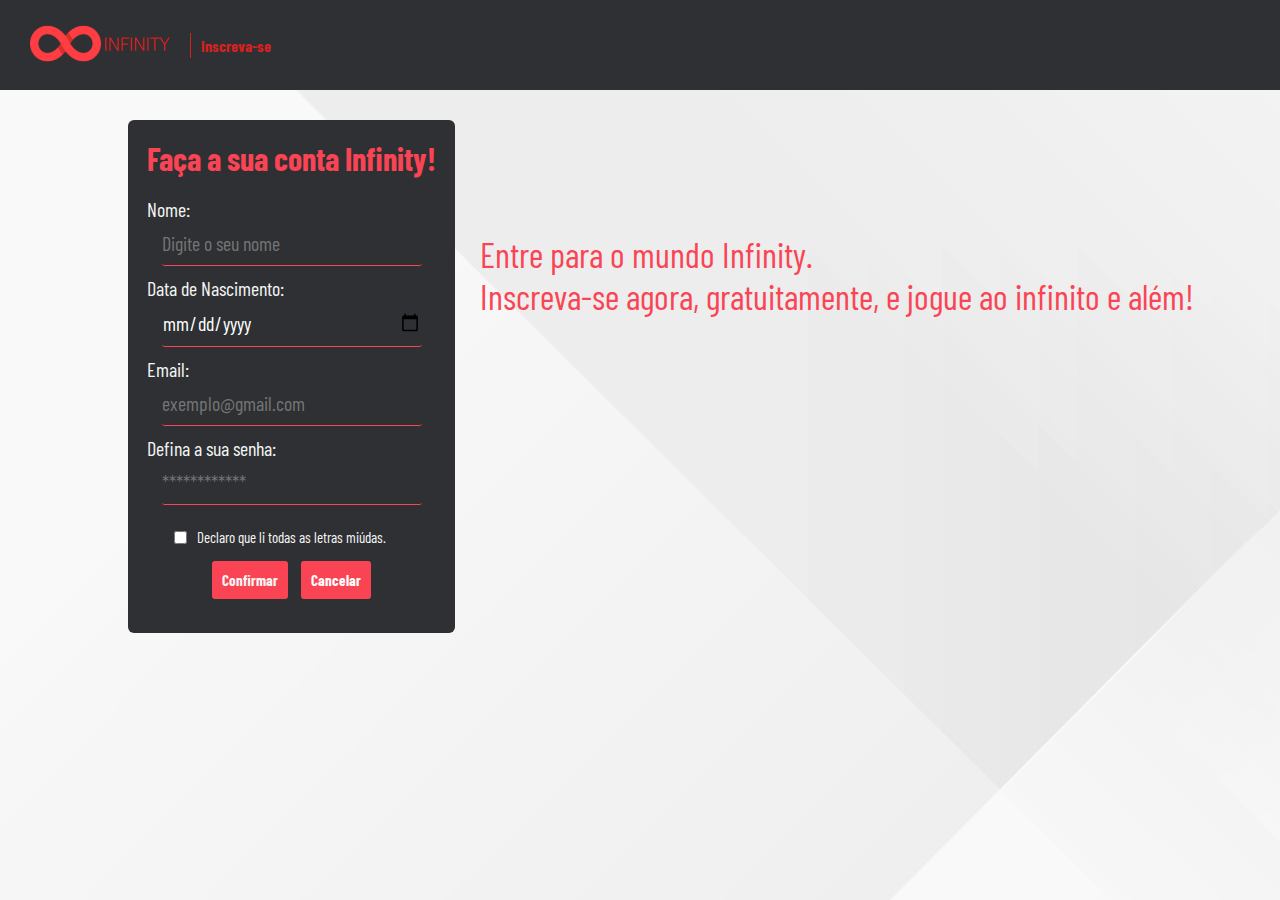
<file: formulario_inscricao/index.html>
<!DOCTYPE html>
<html lang="pt-br">
<head>
    <meta charset="UTF-8">
    <meta http-equiv="X-UA-Compatible" content="IE=edge">
    <meta name="viewport" content="width=device-width, initial-scale=1.0">
    <!-- css -->
    <link rel="stylesheet" href="./css/style.css">
    <link rel="stylesheet" href="./css/hover.css">
    <link rel="stylesheet" href="./css/responsive.css">
    <!-- fav icon -->
    <link rel="shortcut icon" href="../home/img/endless (1).png">
    <title>Inscreva-se</title>
    <!-- fonts -->
    <link rel="preconnect" href="https://fonts.googleapis.com">
    <link rel="preconnect" href="https://fonts.gstatic.com" crossorigin>
    <link href="https://fonts.googleapis.com/css2?family=Roboto:wght@300&display=swap" rel="stylesheet">
    <link rel="preconnect" href="https://fonts.googleapis.com">
    <link rel="preconnect" href="https://fonts.gstatic.com" crossorigin>
    <link href="https://fonts.googleapis.com/css2?family=Barlow+Condensed:wght@300&display=swap" rel="stylesheet">

</head>
<body>
    <!-- headER -->
    <header id="top-bar">
        <nav>
            <ul class="top_menu_nav">
                <li>
                    <a href="../home/index.html" class="item">
                        <img src="../home/img/logo.svg" alt="logo" class="logo">
                    </a>
                </li>
                <li>
                    <a href="#">
                    <p class="item game-name">Inscreva-se</p>
                    </a>
                </li>
            </ul>     
        </nav>
    </header>

    <main>
        
        <form class="formulario">
            
            <h1>Faça a sua conta Infinity!</h1>

            <!-- Nome -->
            <div>
                <label for="nome">Nome:</label>
                <input type="text" id="nome" name="nome" placeholder="Digite o seu nome" class="inputbox">
            </div>
            <!-- Data de Nascimento -->
            <div id="nascimento">
                <label for="data de nascimento">Data de Nascimento:</label>
                <input type="date" id="data de nascimento" name="data de nascimento">
            </div>
            <!-- email -->
            <div>
                <label for="email">Email:</label>
                <input type="email" id="email" name="email" placeholder="exemplo@gmail.com" class="inputbox">
            </div>
            <!-- senha -->
            <div>
                <label for="senha">Defina a sua senha:</label>
                <input type="password" id="senha" name="senha" placeholder="************" class="inputbox">
            </div>
            <!-- Confirmação -->
            <div id="confirmacao">
                <input type="checkbox" id="confirma" name="confirma" value="confirma">
                <label for="confirma">Declaro que li todas as letras miúdas.</label>
            </div>
            <!-- botões -->
            <div>
                <button class="btn"><a href="../home/index.html">Confirmar</a></button>
                <button type="reset" class="btn">Cancelar</button>
            </div>

        
        </form>
        <!-- Texto -->
        <div class="texto">
            <p>Entre para o mundo Infinity.</p>
            <p>Inscreva-se agora, gratuitamente, e jogue ao infinito e além!</p>
        </div>
    </main>
</body>
</html>
</file>
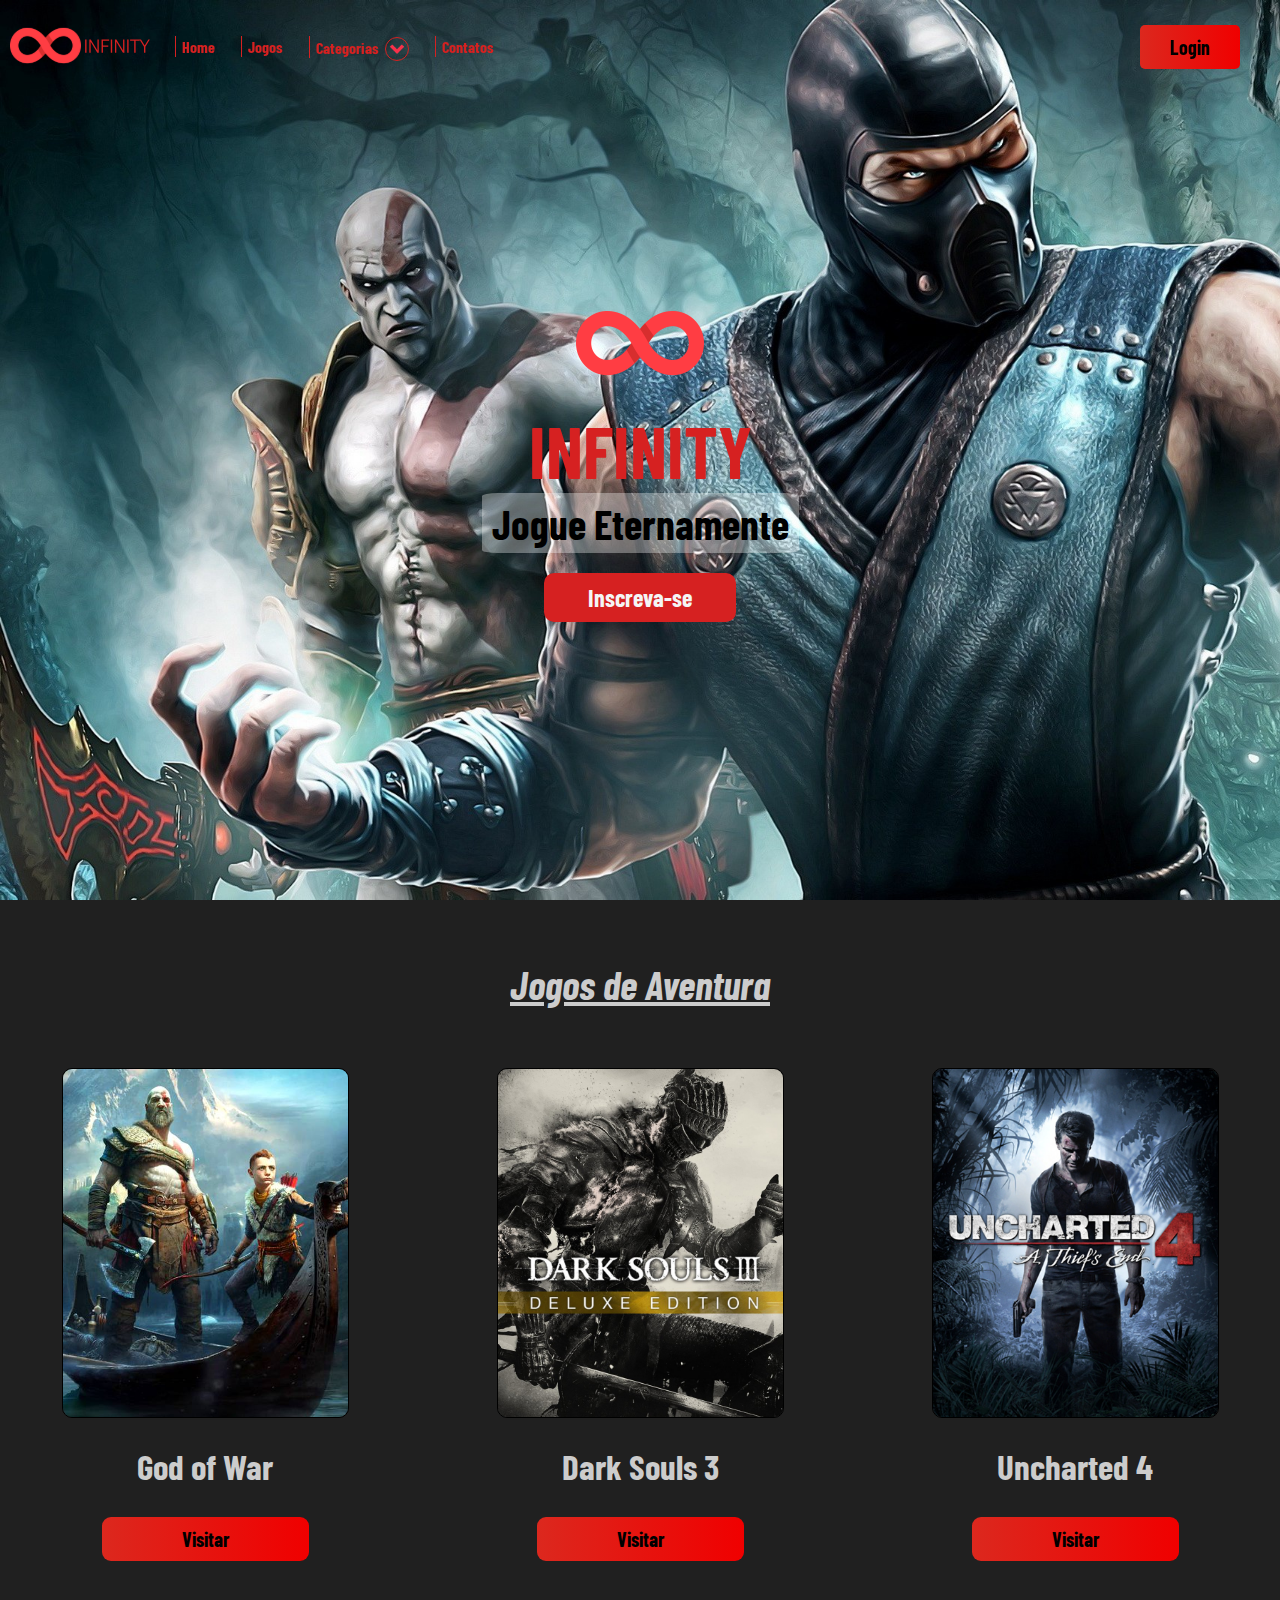
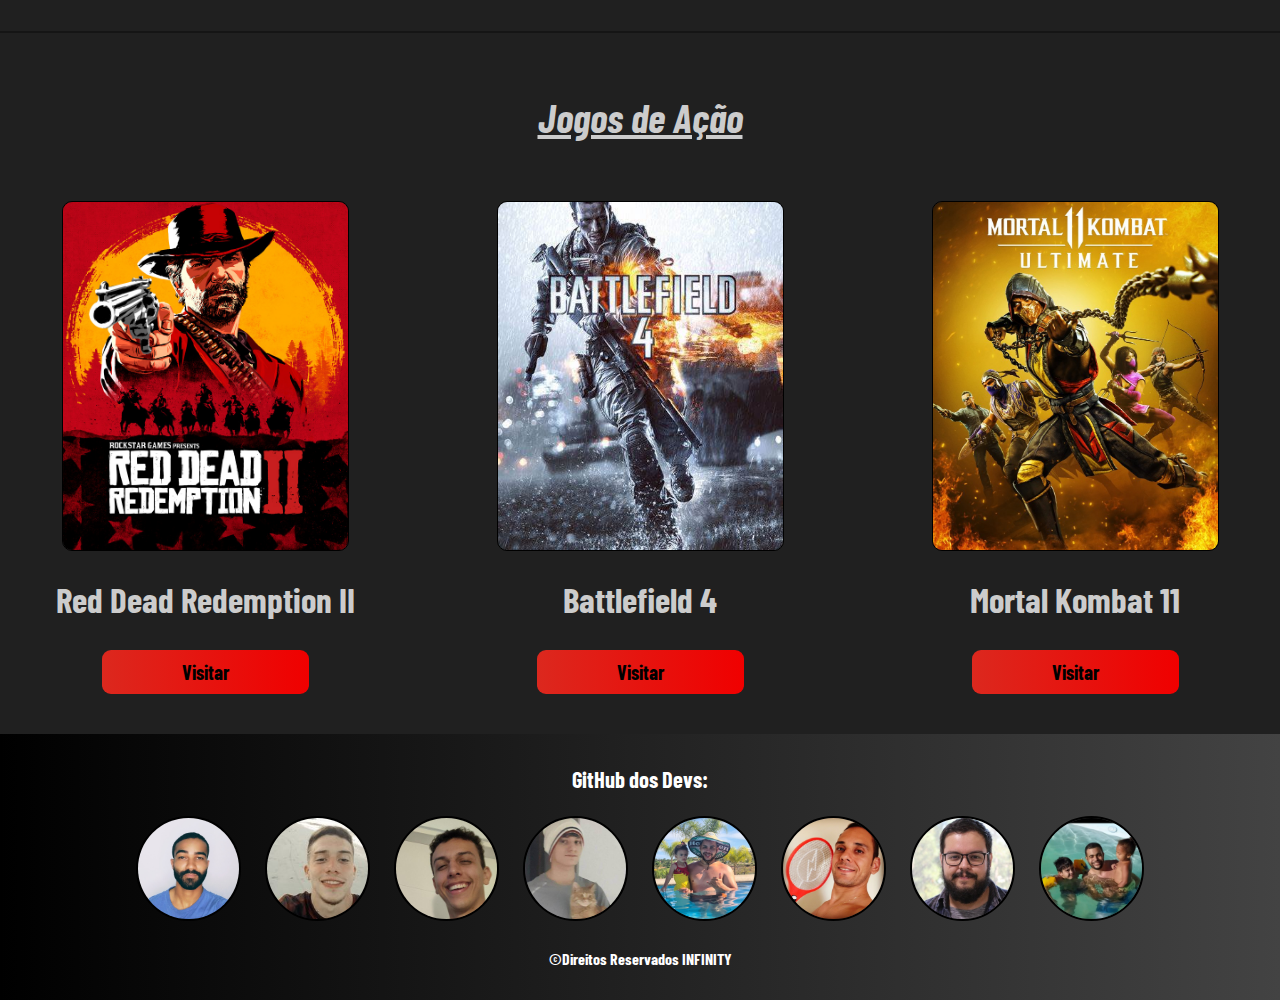
<file: home/index.html>
<!DOCTYPE html>
<html lang="pt-br">
<head>
    <meta charset="UTF-8">
    <meta http-equiv="X-UA-Compatible" content="IE=edge">
    <meta name="viewport" content="width=device-width, initial-scale=1.0">
    <!-- FAVICON -->
    <link rel="shortcut icon" href="./img/endless (1).png">
    <!-- CSS -->
    <link rel="stylesheet" href="./css/styles.css">
    <!-- HOVER -->
    <link rel="stylesheet" href="./css/hover.css">
    <!-- FONTS -->
    <link rel="preconnect" href="https://fonts.googleapis.com">
    <link rel="preconnect" href="https://fonts.gstatic.com" crossorigin>
    <link href="https://fonts.googleapis.com/css2?family=Roboto:wght@300&display=swap" rel="stylesheet">
    <link rel="preconnect" href="https://fonts.googleapis.com">
    <link rel="preconnect" href="https://fonts.gstatic.com" crossorigin>
    <link href="https://fonts.googleapis.com/css2?family=Barlow+Condensed:wght@300&display=swap" rel="stylesheet">
    <title>Infinity</title>
</head>
<body>
    <!-- Menu TOGGLE -->
    <section id="toggle-screen">
        <ul>
            <li onclick="fechar()" id="close"><img src="icons/close-icon.png" alt=""></li>
            <li onclick="fecharRedirecionarHome()"><a href="#">Home</a></li>
            <li onclick="fecharRedirecionarJogos()" ><a href="#jogos">Jogos</a></li>
            <li onclick="fecharRedirecionarContatos()" ><a href="#contatos">Contatos</a></li>
            <li class="categorias">Categorias<img src="icons/seta-para-baixo.png" alt="">
                <ul>
                    <li><a  onclick="fecharRedirecionarAventura()" href="#jogos-aventura">Aventura</a></li>
                    <li><a  onclick="fecharRedirecionarAcao()" href="#jogos-acao">Ação</a></li>
                </ul>
            </li>
            <li onclick="fecharRedirecionarLoin()" class="login-in-menu">
                <a href="../index.html">
                    <button class="login">Login</button>
                </a>
            </li>
        </ul>
    </section>
    <!-- HEADER -->
    <header id="top-bar">
            <nav>
                 <!-- MENU -->
                <ul class="menu" >
                    <a href="#"><img class="logo" src="./img/logo.svg" alt="logo do site"></a>
                    <li class='hidden-from-490'><a href="#">Home</a></li>
                    <li class='hidden-from-490'><a href="#jogos">Jogos</a></li>
                    <li class='hidden-from-490 categorias'><a>Categorias<img src="icons/seta-para-baixo.png" alt=""></a>
                        <ul>
                            <li><a href="#jogos-aventura">Aventura</a></li>
                            <li><a href="#jogos-acao">Ação</a></li>
                        </ul>                
                    </li>
                    <li class='hidden-from-490'><a href="#contatos">Contatos</a></li>
                </ul>
            </nav>
             <!-- BUTTON LOGIN -->
            <div class="menu-right">
                <a class='hidden-from-620' href="../index.html"><button class="login">Login</button></a>
            </div>
            <!-- Botão menu hamburguer -->
            <button  onclick="displayMenuToggle()"  class='btn-toggle'><img src="icons/toggle-menu-icon.png" alt=""></button>
            <!-- MAIN -->
   </header>
       <main>
           <!-- BANNER -->
            <div class="banner">
                <img class="img-banner" src="./img/endless (1).png" alt="">
                    <h1>INFINITY</h1>
                    <p>Jogue Eternamente</p>
                    <button class="inscreva"><a href="../formulario_inscricao/index.html">Inscreva-se</a></button>
            </div> 

            <!-- GRID -->
            <div id="jogos"></div>
            <h2 id="jogos-aventura" class="genero">Jogos de Aventura</h2>
            <div class="card-grid">
                <div class="card-jogo aventura">
                    <img src="./img/godofwar_banner.jpg" alt="">
                    <h4>God of War</h4>
                    <a href="../jogos/godofwar.html"><button class="btn">Visitar</button></a>
                </div>
                <div class="card-jogo aventura">
                    <img src="./img/dark-souls-III-deluxe.jpg" alt="">
                    <h4>Dark Souls 3</h4>
                    <a href="../jogos/ds3.html"><button class="btn">Visitar</button></a>
                </div>
                <div class="card-jogo aventura">
                    <img src="./img/Uncharted_4_capa.png" alt="">
                    <h4>Uncharted 4</h4>
                    <a href="../jogos/uncharted4.html"><button class="btn">Visitar</button></a>
                </div>
            </div>
            <hr>
            <h2 id="jogos-acao" class="genero">Jogos de Ação</h2>
            <div id="jogos" class="card-grid">
                <div class="card-jogo acao">
                    <img src="./img/Rdr2.jpg" alt="">
                    <h4>Red Dead Redemption II</h4>
                    <a href="../jogos/rdr2.html"><button class="btn">Visitar</button></a>
                </div>
                <div class="card-jogo acao">
                    <img src="./img/OIP.jpg" alt="">
                    <h4>Battlefield 4</h4>
                    <a href="../jogos/bf4.html"><button class="btn">Visitar</button></a>
                </div>
                <div class="card-jogo acao">
                    <img src="./img/mortal-kombat-11-ultimate-artwork_jpg_800x0_crop_upscale_q85.jpg" alt="">
                    <h4>Mortal Kombat 11</h4>
                    <a href="../jogos/mk11.html"><button class="btn">Visitar</button></a>
                </div>
            </div>
        </main>
        <!-- FOOTER -->
    <footer class="footer">
        <h3>GitHub dos Devs:</h3>
        
        <div id="contatos" class="footer-img">
            <a href="https://github.com/aloisiot" target="_blank"><img class="img-perfil" src="./img-devs/aloisio.png" alt="githubAloisio"></a>
            <a href="https://github.com/ramondfalcao" target="_blank"><img class="img-perfil" src="./img-devs/ramond.jpg" alt="githubRamond"></a>
            <a href="https://github.com/HenriqueC4" target="_blank" ><img class="img-perfil" src="./img-devs/hcesar" alt="githubHCesar"></a>
            <a href="https://github.com/Zique02" target="_blank" ><img class="img-perfil" src="./img-devs/htorres.png" alt="githubHTorres"></a>
            <a href="https://github.com/carlosferreirab25" target="_blank" ><img class="img-perfil" src="./img-devs/carlos.png" alt="githubCarlos"></a>
            <a href="https://github.com/MuriloMuca" target="_blank" ><img class="img-perfil" src="./img-devs/murilo.png" alt="githubMurilo"></a>
            <a href="https://github.com/diegodomcal" target="_blank" ><img class="img-perfil" src="./img-devs/diego.png" alt="githubDiego"></a>
            <a href="https://github.com/Alexandre-digital" target="_blank" ><img class="img-perfil" src="./img-devs/alexandre.png" alt="githubAlexandre"></a>
        </div>
        <h5>©Direitos Reservados INFINITY</h5>
    </footer>
    <script src="../js/background-top-bar.js"></script>
    <script src="../js/menu-togle.js"></script>
</body>
</html>
</file>
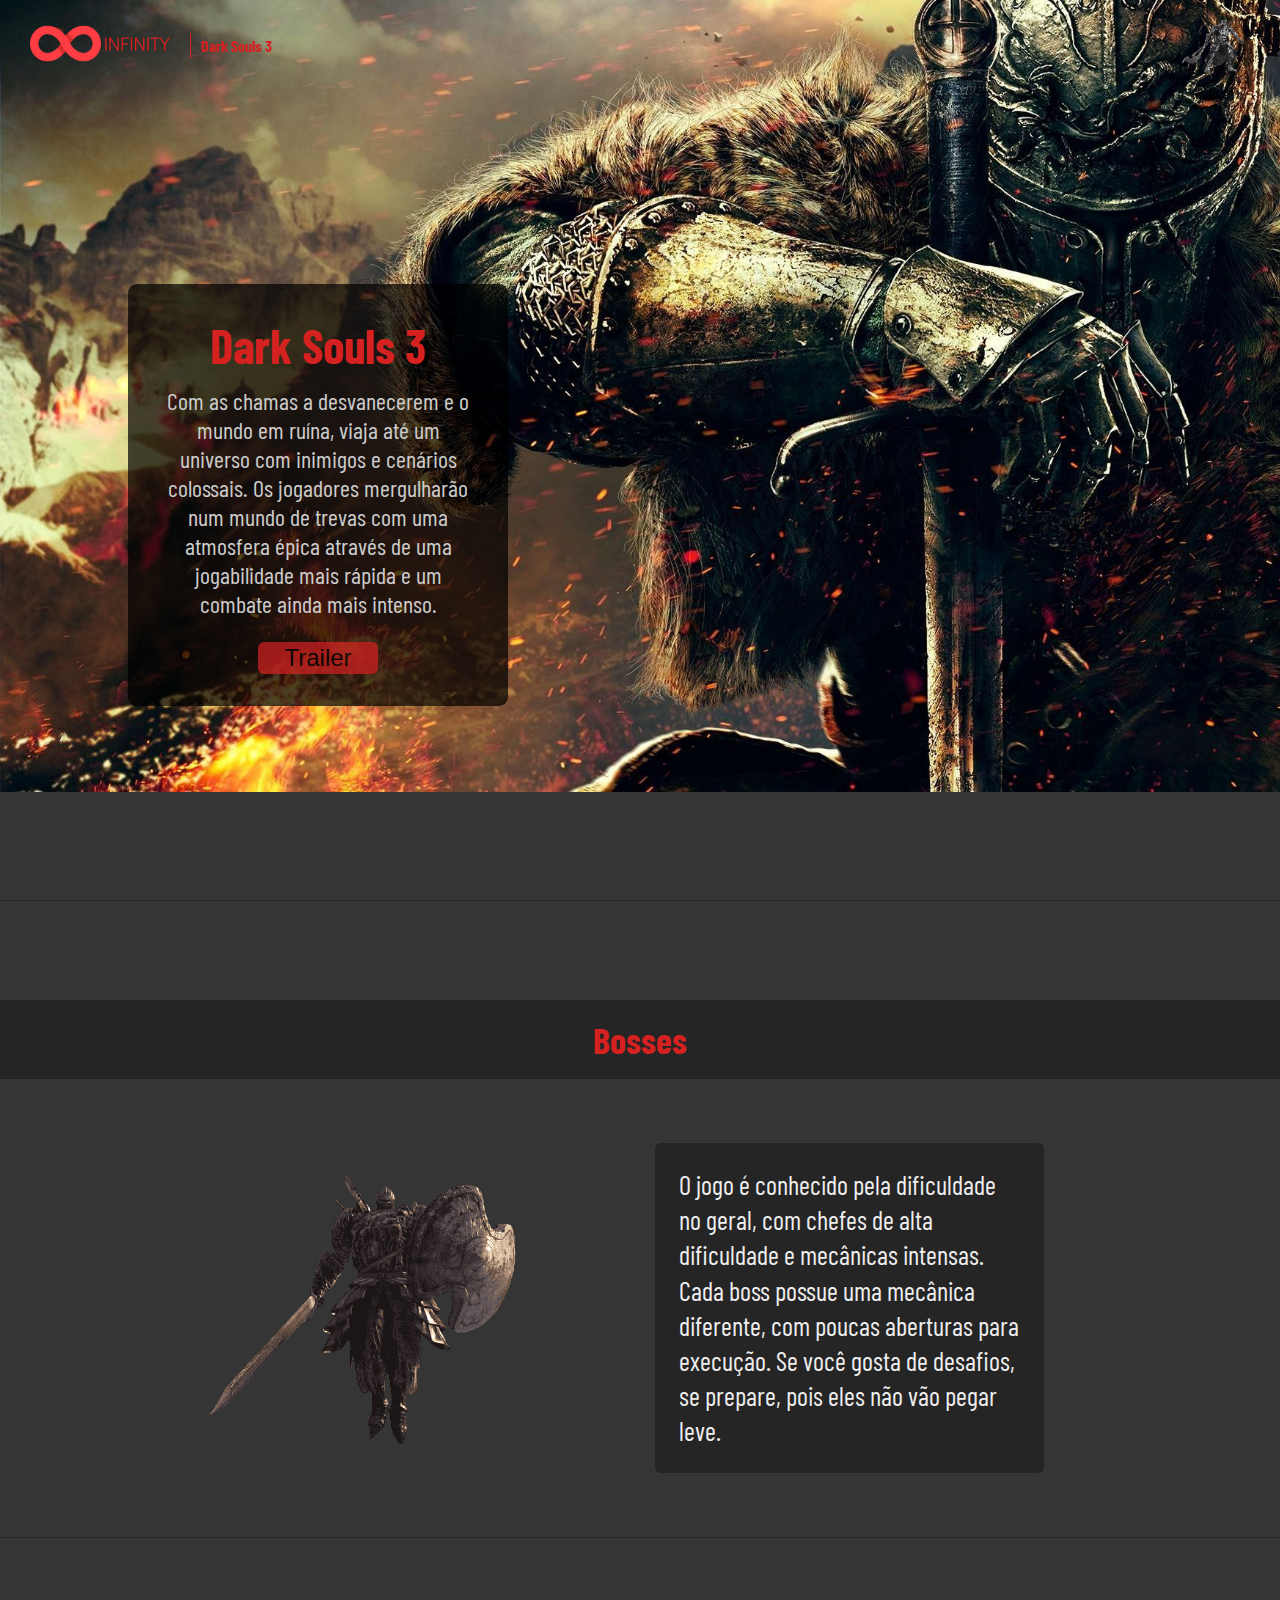
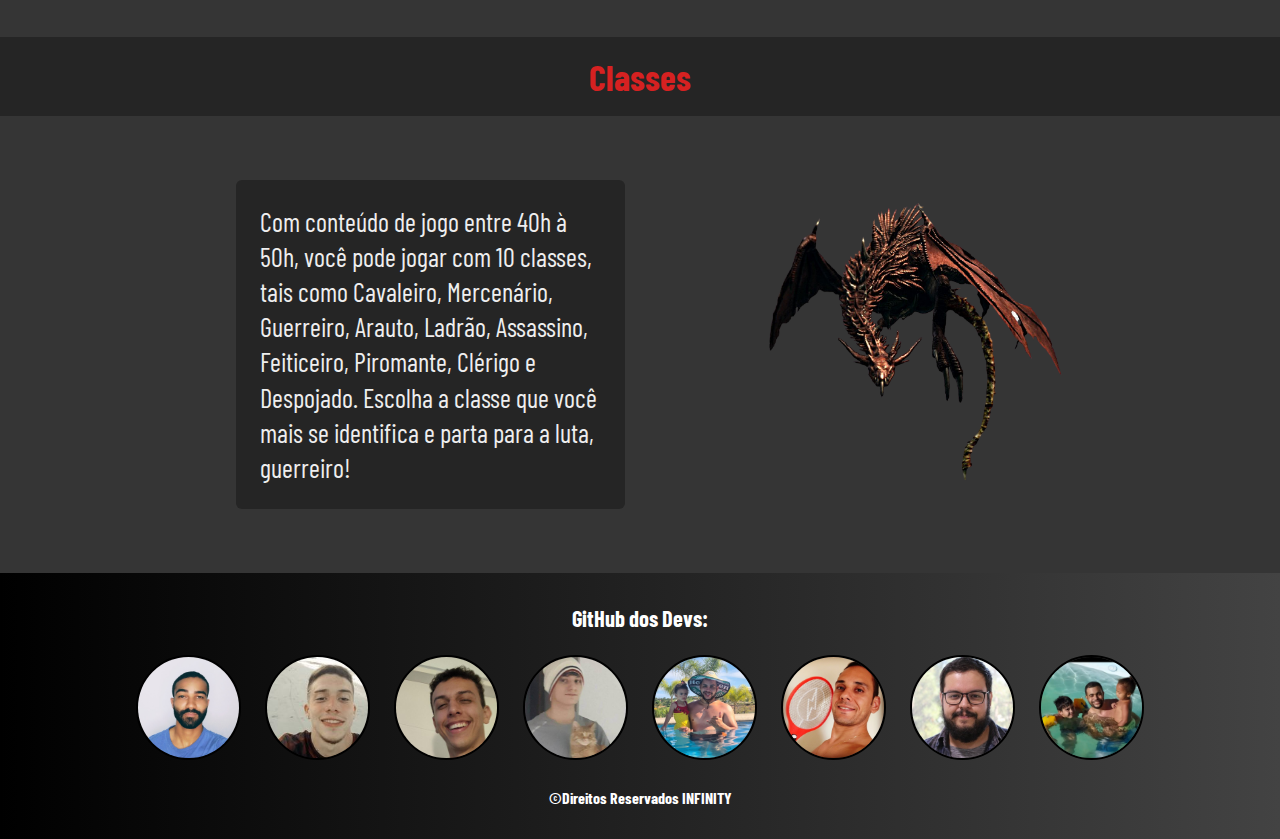
<file: jogos/ds3.html>
<!DOCTYPE html>
<html lang="pt-br">
<head>
    <meta charset="UTF-8">
    <meta http-equiv="X-UA-Compatible" content="IE=edge">
    <meta name="viewport" content="width=device-width, initial-scale=1, maximum-scale=1, user-scalable=no">
    <title>Dark Souls 3</title>
    <!-- FAVICON -->
    <link rel="shortcut icon" href="../home/img/endless (1).png" type="image/x-icon">
    <!-- CSS -->
    <link rel="stylesheet" href="./css/ds3.css">
    <!-- FONTS -->
    <link rel="preconnect" href="https://fonts.googleapis.com">
    <link rel="preconnect" href="https://fonts.gstatic.com" crossorigin>
    <link href="https://fonts.googleapis.com/css2?family=Roboto:wght@300&display=swap" rel="stylesheet">
    <link rel="preconnect" href="https://fonts.googleapis.com">
    <link rel="preconnect" href="https://fonts.gstatic.com" crossorigin>
    <link href="https://fonts.googleapis.com/css2?family=Barlow+Condensed:wght@300&display=swap" rel="stylesheet">
</head>
<body>
    <header id="top-bar">
        <nav>
            <ul class="top_menu_nav">
                <li>
                    <a href="../home/index.html" class="item">
                        <img src="../home/img/logo.svg" alt="logo" class="logo">
                    </a>
                </li>
                <li>
                    <a href="#">
                    <p class="item game-name">Dark Souls 3</p>
                    </a>
                </li>
                <li class="last_item">
                    <img src="./img/ds3.png" alt="chaos" class="game-reference">
                </li>
            </ul>     
        </nav>
    </header>
    <main>
        <section class="banner">
            <div class="description">
                <h1>Dark Souls 3</h1>
                <p>
                    Com as chamas a desvanecerem e o mundo em ruína, viaja até um universo com inimigos e cenários colossais. Os jogadores mergulharão num mundo de trevas com uma atmosfera épica através de uma jogabilidade mais rápida e um combate ainda mais intenso.
                </p>
                <a target="_blank" href="https://www.youtube.com/watch?v=cWBwFhUv1-8"><Button class="btn">Trailer</Button></a>
            </div>
        </section>
        <article>
            <section class='element-of-game description'>
                <h2>Dark Souls 3</h2>
                <div class="content">
                    <p>
                        Com as chamas a desvanecerem e o mundo em ruína, viaja até um universo com inimigos e cenários colossais. Os jogadores mergulharão num mundo de trevas com uma atmosfera épica através de uma jogabilidade mais rápida e um combate ainda mais intenso.
                    </p>
                </div>
            </section>
            <hr>
            <section class='element-of-game'>
                <a href="#bosses"><h2 id="bosses">Bosses</h2></a>
                <div class="content">
                    <img src="img/boss-ds3.png" alt="boss">
                    <p>
                        O jogo é conhecido pela dificuldade no geral, com chefes de alta dificuldade e mecânicas intensas. Cada boss possue uma mecânica diferente, com poucas aberturas para execução. Se você gosta de desafios, se prepare, pois eles não vão pegar leve.
                    </p>
                </div>
            </section>
            <hr>
            <section class='element-of-game'>
                <a href="#classes"><h2 id="tatuagens-do-personagem">Classes</h2></a>
                <div class="content reverse">
                    <img src="img/boss2-ds3.png" alt="Segunda parte do conteúdo">
                    <p>
                        Com conteúdo de jogo entre 40h à 50h, você pode jogar com 10 classes, tais como Cavaleiro, Mercenário, Guerreiro, Arauto, Ladrão, Assassino, Feiticeiro, Piromante, Clérigo e Despojado. Escolha a classe que você mais se identifica e parta para a luta, guerreiro!  
                    </p>
                </div>
            </section>
        </article>
    </main>
     <!-- FOOTER -->
     <footer class="footer">
        <h3>GitHub dos Devs:</h3>
        
        <div id="contatos" class="footer-img">
            <a href="https://github.com/aloisiot" target="_blank"><img class="img-perfil" src="../home/img-devs/aloisio.png" alt="githubAloisio"></a>
            <a href="https://github.com/ramondfalcao" target="_blank"><img class="img-perfil" src="../home/img-devs/ramond.jpg" alt="githubRamond"></a>
            <a href="https://github.com/HenriqueC4" target="_blank" ><img class="img-perfil" src="../home/img-devs/hcesar" alt="githubHCesar"></a>
            <a href="https://github.com/Zique02" target="_blank" ><img class="img-perfil" src="../home/img-devs/htorres.png" alt="githubHTorres"></a>
            <a href="https://github.com/carlosferreirab25" target="_blank" ><img class="img-perfil" src="../home/img-devs/carlos.png" alt="githubCarlos"></a>
            <a href="https://github.com/MuriloMuca" target="_blank" ><img class="img-perfil" src="../home/img-devs/murilo.png" alt="githubMurilo"></a>
            <a href="https://github.com/diegodomcal" target="_blank" ><img class="img-perfil" src="../home/img-devs/diego.png" alt="githubDiego"></a>
            <a href="https://github.com/Alexandre-digital" target="_blank" ><img class="img-perfil" src="../home/img-devs/alexandre.png" alt="githubAlexandre"></a>
        </div>
        <h5>©Direitos Reservados INFINITY</h5>
    </footer>
    <script src="../js/background-top-bar.js"></script>
</body>
</html>
</file>
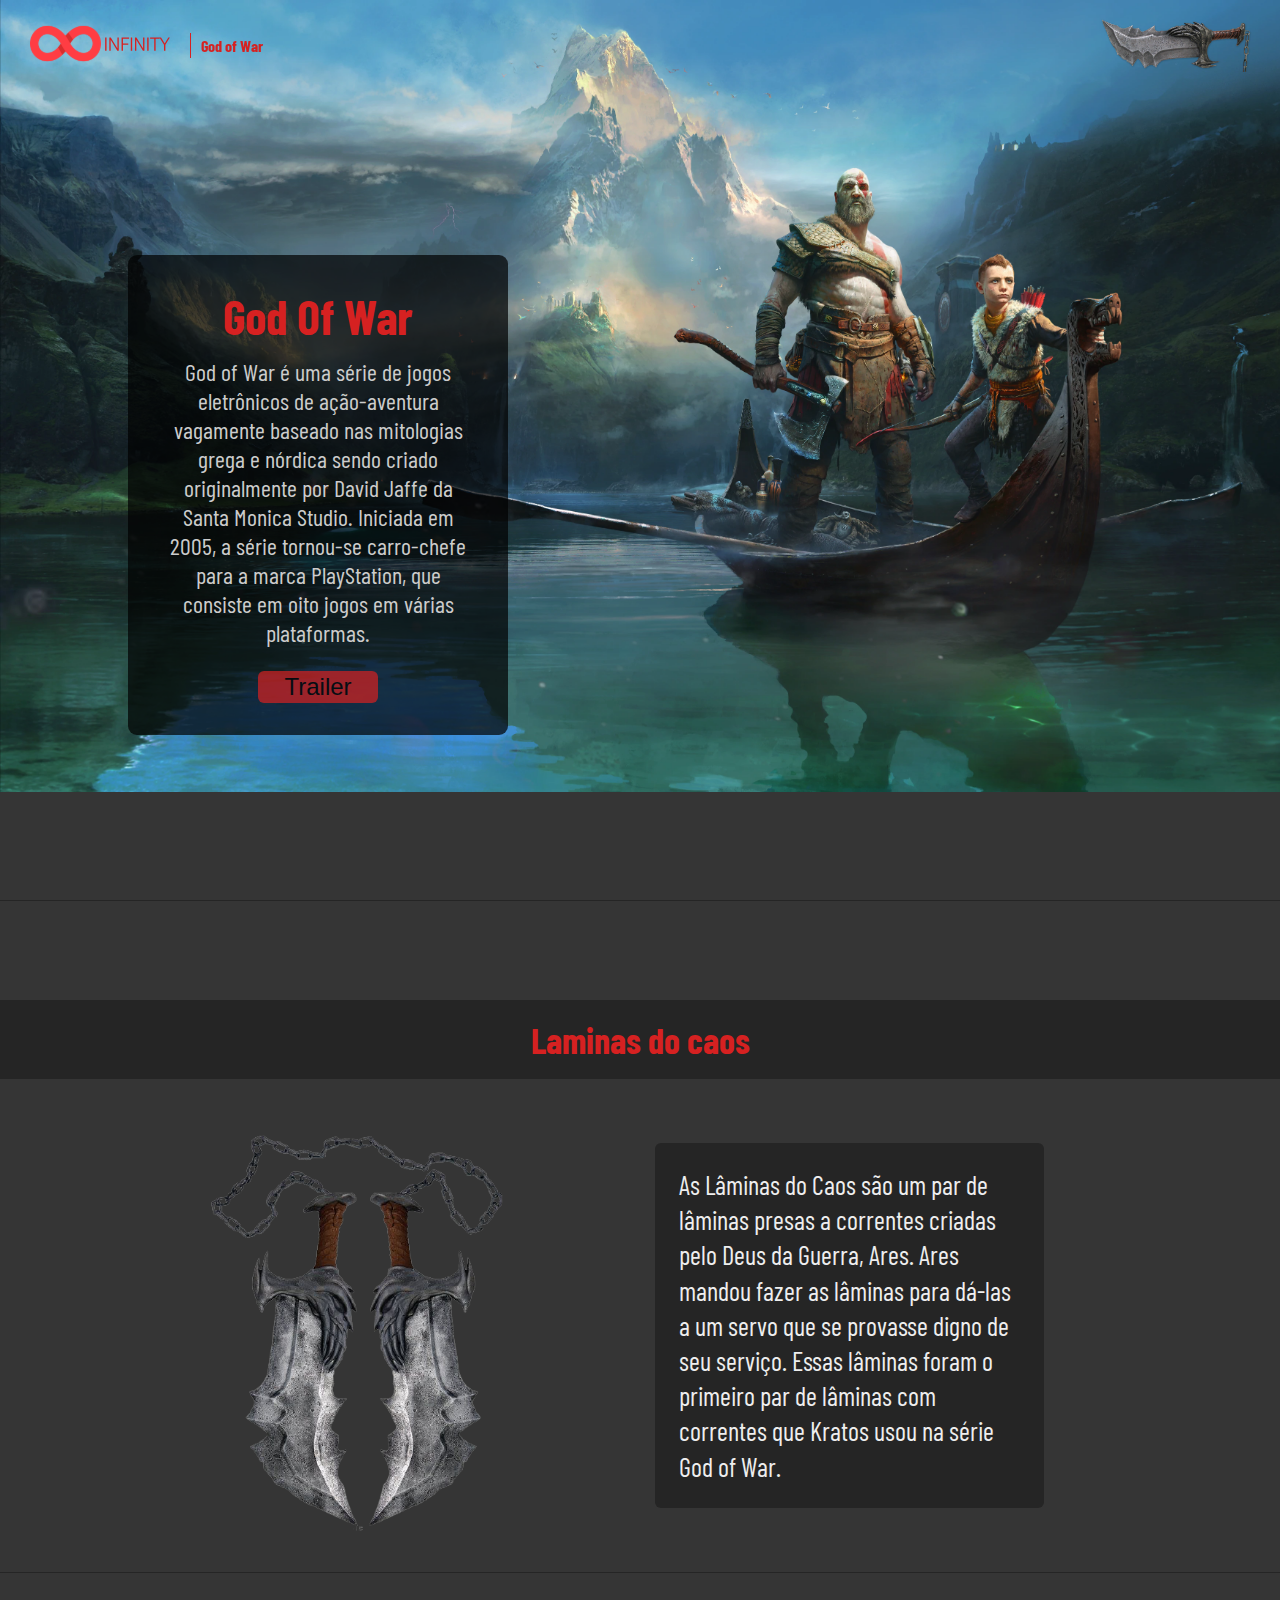
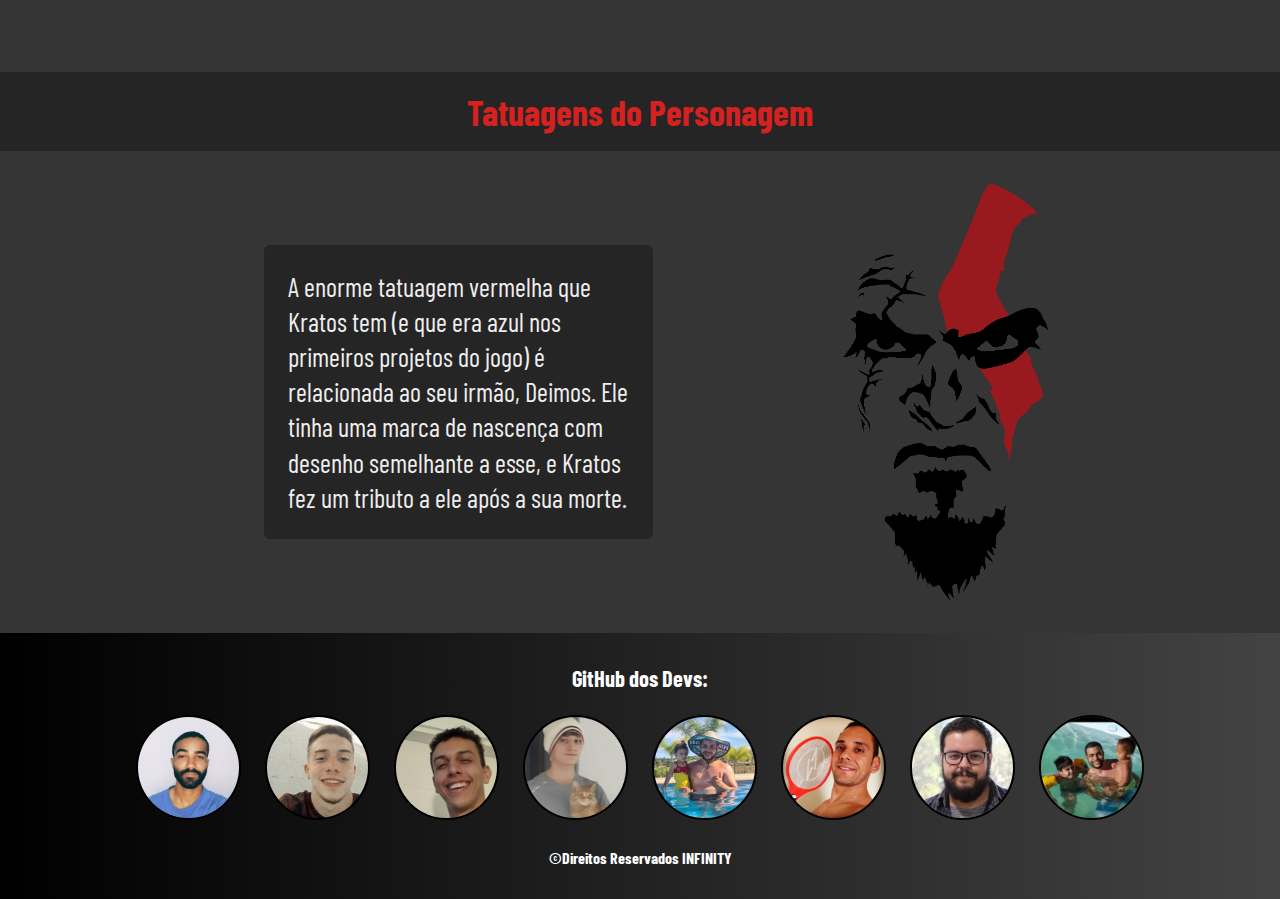
<file: jogos/godofwar.html>
<!DOCTYPE html>
<html lang="pt-br">
<head>
    <meta charset="UTF-8">
    <meta http-equiv="X-UA-Compatible" content="IE=edge">
    <meta name="viewport" content="width=device-width, initial-scale=1, maximum-scale=1, user-scalable=no">
    <title>God of War</title>
    <!-- FAVICON -->
    <link rel="shortcut icon" href="../home/img/endless (1).png" type="image/x-icon">
    <!-- CSS -->
    <link rel="stylesheet" href="./css/GodOfWar.css">
    <!-- FONTS -->
    <link rel="preconnect" href="https://fonts.googleapis.com">
    <link rel="preconnect" href="https://fonts.gstatic.com" crossorigin>
    <link href="https://fonts.googleapis.com/css2?family=Roboto:wght@300&display=swap" rel="stylesheet">
    <link rel="preconnect" href="https://fonts.googleapis.com">
    <link rel="preconnect" href="https://fonts.gstatic.com" crossorigin>
    <link href="https://fonts.googleapis.com/css2?family=Barlow+Condensed:wght@300&display=swap" rel="stylesheet">
</head>
<body>
    <!-- CABECALHO -->
    <header id="top-bar">
        <nav>
            <ul class="top_menu_nav">
                <li>
                    <a href="../home/index.html" class="item">
                        <img src="../home/img/logo.svg" alt="logo" class="logo">
                    </a>
                </li>
                <li>
                    <a href="#">
                    <p class="item game-name">God of War</p>
                    </a>
                </li>
                <li class="last_item">
                    <img src="./img/chaos.png" alt="chaos" class="game-reference">
                </li>
            </ul>     
        </nav>
    </header>
    <main>
        <!-- BANNER -->
        <section class="banner">
            <div class="description">
                <h1>God Of War</h1>
                <p>
                    God of War é uma série de jogos eletrônicos de ação-aventura vagamente baseado nas mitologias grega e nórdica sendo criado originalmente por David Jaffe da Santa Monica Studio. Iniciada em 2005, a série tornou-se carro-chefe para a marca PlayStation, que consiste em oito jogos em várias plataformas.
                </p>
                <a href="https://www.youtube.com/watch?v=FyIwEFXOcaE"><Button class="btn">Trailer</Button></a>
            </div>
        </section>
        <!-- DESCRIÇÂO DOS ELEMENTOS DO GAME -->
        <article>
            <section class='element-of-game description'>
                <h2>God Of War</h2>
                <div class="content">
                    <p>
                        God of War é uma série de jogos eletrônicos de ação-aventura vagamente baseado nas mitologias grega e nórdica sendo criado originalmente por David Jaffe da Santa Monica Studio. Iniciada em 2005, a série tornou-se carro-chefe para a marca PlayStation, que consiste em oito jogos em várias plataformas.
                    </p>
                </div>
            </section>
            <hr>
            <section class='element-of-game'>
                <a href="#blades"><h2>Laminas do caos</h2></a>
                <div class="content">
                    <img src="img/blades.png" alt="laminas do caos">
                    <p>As Lâminas do Caos são um par de lâminas presas a correntes criadas pelo Deus da Guerra, Ares. Ares mandou fazer as lâminas para dá-las a um servo que se provasse digno de seu serviço. Essas lâminas foram o primeiro par de lâminas com correntes que Kratos usou na série God of War.</p>
                </div>
            </section>
            <hr>
            <section class='element-of-game'>
                <a href="#tatuagens-do-personagem"><h2>Tatuagens do Personagem</h2></a>
                <div class="content reverse">
                    <img src="img/tatoos-kratos.png" alt="Tatuagens do personagem Kratos">
                    <p>
                        A enorme tatuagem vermelha que Kratos tem (e que era azul nos primeiros projetos do jogo) é relacionada ao seu irmão, Deimos. Ele tinha uma marca de nascença com desenho semelhante a esse, e Kratos fez um tributo a ele após a sua morte.
                    </p>
                </div>
            </section>
        </article>
    </main>
    <!-- FOOTER -->
    <footer class="footer">
        <h3>GitHub dos Devs:</h3>
        
        <div id="contatos" class="footer-img">
            <a href="https://github.com/aloisiot" target="_blank"><img class="img-perfil" src="../home/img-devs/aloisio.png" alt="githubAloisio"></a>
            <a href="https://github.com/ramondfalcao" target="_blank"><img class="img-perfil" src="../home/img-devs/ramond.jpg" alt="githubRamond"></a>
            <a href="https://github.com/HenriqueC4" target="_blank" ><img class="img-perfil" src="../home/img-devs/hcesar" alt="githubHCesar"></a>
            <a href="https://github.com/Zique02" target="_blank" ><img class="img-perfil" src="../home/img-devs/htorres.png" alt="githubHTorres"></a>
            <a href="https://github.com/carlosferreirab25" target="_blank" ><img class="img-perfil" src="../home/img-devs/carlos.png" alt="githubCarlos"></a>
            <a href="https://github.com/MuriloMuca" target="_blank" ><img class="img-perfil" src="../home/img-devs/murilo.png" alt="githubMurilo"></a>
            <a href="https://github.com/diegodomcal" target="_blank" ><img class="img-perfil" src="../home/img-devs/diego.png" alt="githubDiego"></a>
            <a href="https://github.com/Alexandre-digital" target="_blank" ><img class="img-perfil" src="../home/img-devs/alexandre.png" alt="githubAlexandre"></a>
        </div>
        <h5>©Direitos Reservados INFINITY</h5>
    </footer>
    <!-- SCRIPT PARA ANIMAÇÃO DO HEADER -->
    <script src="../js/background-top-bar.js"></script>
</body>
</html>
</file>
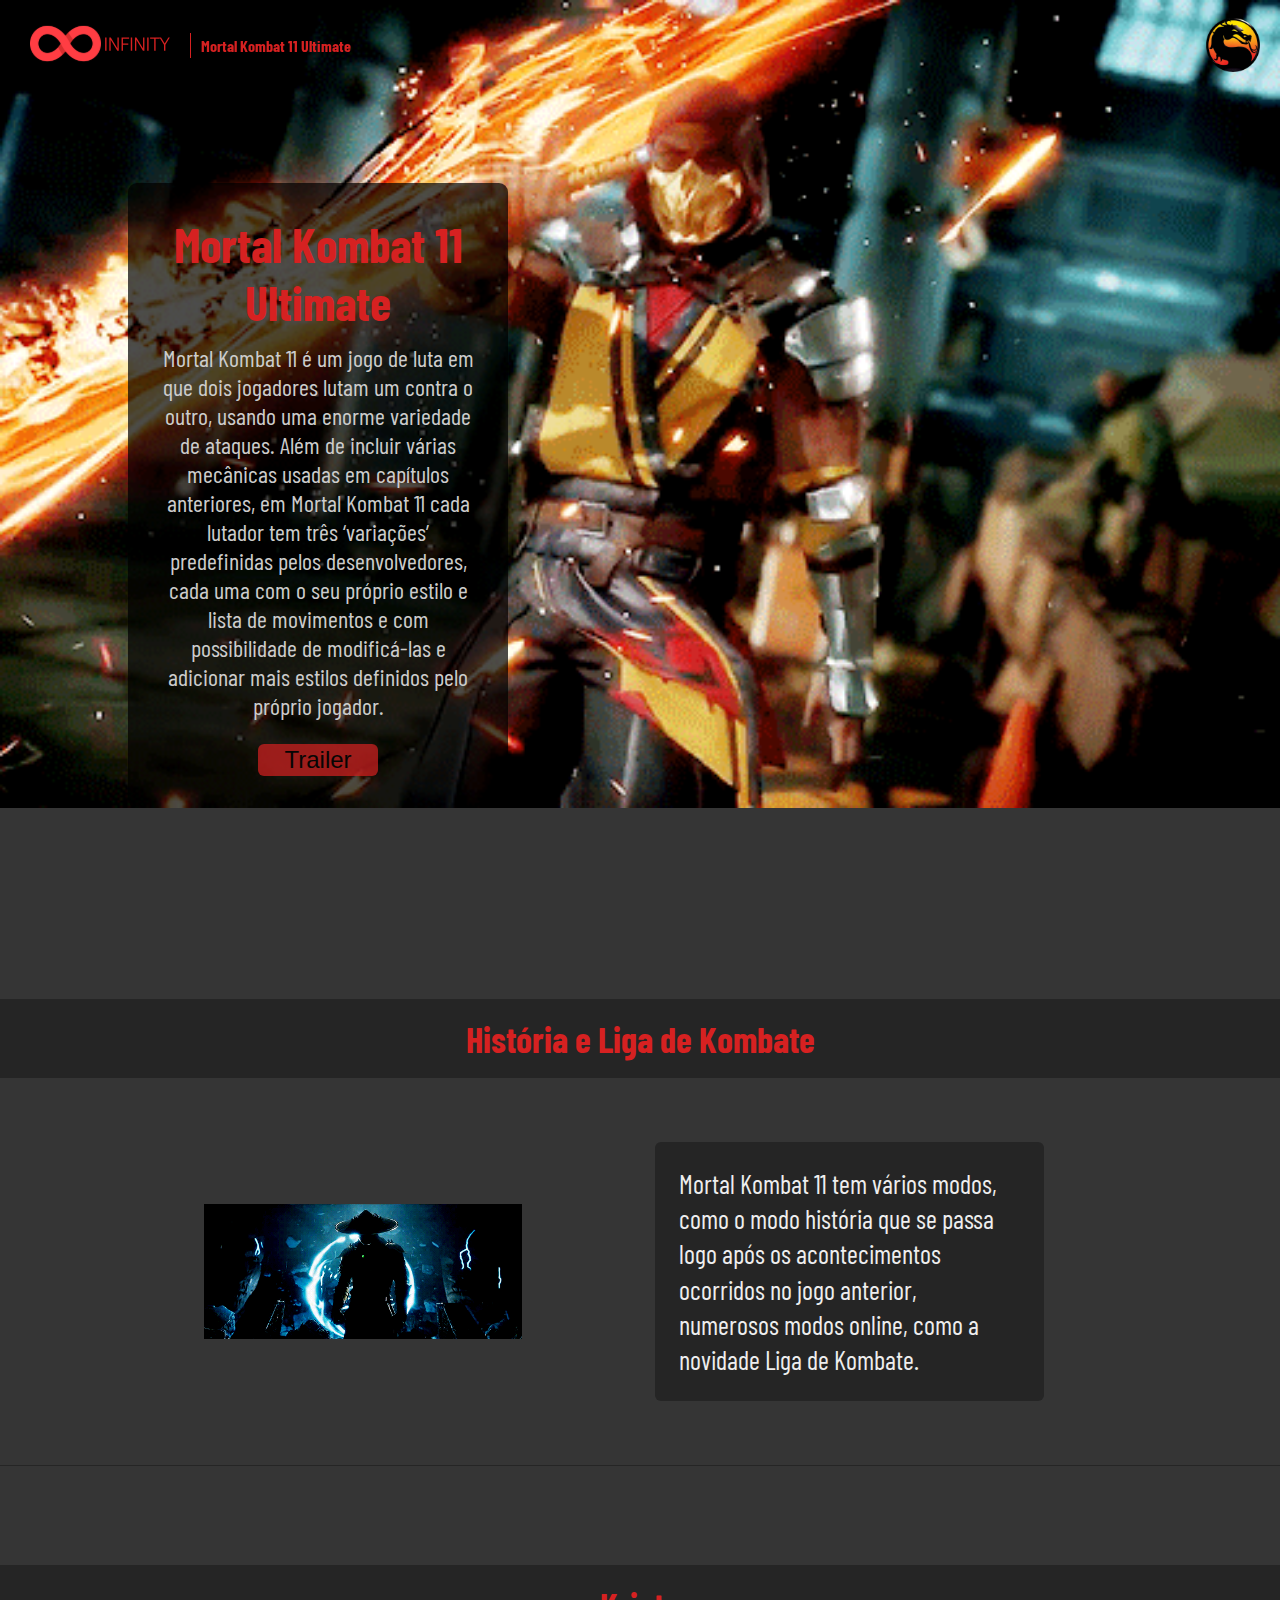
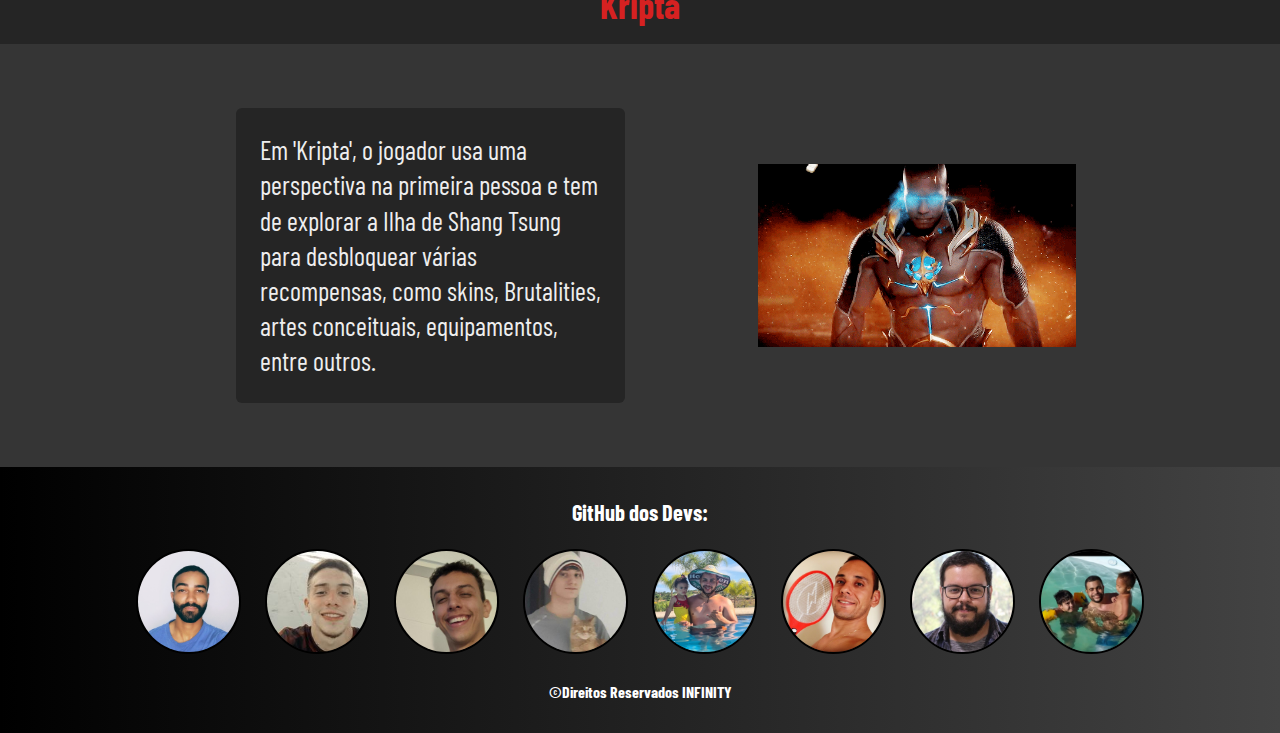
<file: jogos/mk11.html>
<!DOCTYPE html>
<html lang="pt-br">
<head>
    <meta charset="UTF-8">
    <meta http-equiv="X-UA-Compatible" content="IE=edge">
    <meta name="viewport" content="width=device-width, initial-scale=1, maximum-scale=1, user-scalable=no">
    <title>Mortal Kombat 11 Ultimate</title>
    <!-- FAVICON -->
    <link rel="shortcut icon" href="../home/img/endless (1).png" type="image/x-icon">
    <!-- CSS -->
    <link rel="stylesheet" href="./css/mortKomb.css">
    <!-- FONTS -->
    <link rel="preconnect" href="https://fonts.googleapis.com">
    <link rel="preconnect" href="https://fonts.gstatic.com" crossorigin>
    <link href="https://fonts.googleapis.com/css2?family=Roboto:wght@300&display=swap" rel="stylesheet">
    <link rel="preconnect" href="https://fonts.googleapis.com">
    <link rel="preconnect" href="https://fonts.gstatic.com" crossorigin>
    <link href="https://fonts.googleapis.com/css2?family=Barlow+Condensed:wght@300&display=swap" rel="stylesheet">
</head>
<body>
    <!-- CABECALHO -->
    <header id="top-bar">
        <nav>
            <ul class="top_menu_nav">
                <li>
                    <a href="../home/index.html" class="item">
                        <img src="../home/img/logo.svg" alt="logo" class="logo">
                    </a>
                </li>
                <li>
                    <a href="#">
                    <p class="item game-name">Mortal Kombat 11 Ultimate</p>
                    </a>
                </li>
                <li class="last_item">
                    <img src="./img/Mortal_kombat_logo-removebg-preview.png" alt="chaos" class="game-reference">
                </li>
            </ul>     
        </nav>
    </header>
    <main>
        <!-- BANNER -->
        <section class="banner">
            <div class="description">
                <h1>Mortal Kombat 11 Ultimate</h1>
                <p>
                    Mortal Kombat 11 é um jogo de luta em que dois jogadores lutam um contra o outro, usando uma enorme variedade de ataques. Além de incluir várias mecânicas usadas em capítulos anteriores, em Mortal Kombat 11 cada lutador tem três ‘variações’ predefinidas pelos desenvolvedores, cada uma com o seu próprio estilo e lista de movimentos e com possibilidade de modificá-las e adicionar mais estilos definidos pelo próprio jogador.
                </p>
                <a target="_blank" href="https://www.youtube.com/watch?v=UoTams2yc0s"><Button class="btn">Trailer</Button></a>
            </div>
        </section>
        <!-- DESCRIÇÂO DOS ELEMENTOS DO GAME -->
        <article>
            <section class='element-of-game description'>
                <h2>Mortal Kombat 11 Ultimate</h2>
                <div class="content">
                    <p>
                        Mortal Kombat 11 tem vários modos, como o modo história que se passa logo após os acontecimentos ocorridos no jogo anterior, numerosos modos online, como a novidade Liga de Kombate.
                    </p>
                </div>
            </section>
            <section class='element-of-game'>
                <a href="#blades"><h2 id="blades">História e Liga de Kombate</h2></a>
                <div class="content">
                    <img src="./img/mortKombgif3.gif" alt="Raiden">
                    <p>Mortal Kombat 11 tem vários modos, como o modo história que se passa logo após os acontecimentos ocorridos no jogo anterior, numerosos modos online, como a novidade Liga de Kombate.</p>
                </div>
            </section>
            <hr>
            <section class='element-of-game'>
                <a href="#tatuagens-do-personagem"><h2>Kripta</h2></a>
                <div class="content reverse">
                    <img src="./img/mortKombgif2.gif" alt="Shang Tsung">
                    <p>
                       Em 'Kripta', o jogador usa uma perspectiva na primeira pessoa e tem de explorar a Ilha de Shang Tsung para desbloquear várias recompensas, como skins, Brutalities, artes conceituais, equipamentos, entre outros.
                    </p>
                </div>
            </section>
        </article>
    </main>
     <!-- FOOTER -->
     <footer class="footer">
        <h3>GitHub dos Devs:</h3>
        
        <div id="contatos" class="footer-img">
            <a href="https://github.com/aloisiot" target="_blank"><img class="img-perfil" src="../home/img-devs/aloisio.png" alt="githubAloisio"></a>
            <a href="https://github.com/ramondfalcao" target="_blank"><img class="img-perfil" src="../home/img-devs/ramond.jpg" alt="githubRamond"></a>
            <a href="https://github.com/HenriqueC4" target="_blank" ><img class="img-perfil" src="../home/img-devs/hcesar" alt="githubHCesar"></a>
            <a href="https://github.com/Zique02" target="_blank" ><img class="img-perfil" src="../home/img-devs/htorres.png" alt="githubHTorres"></a>
            <a href="https://github.com/carlosferreirab25" target="_blank" ><img class="img-perfil" src="../home/img-devs/carlos.png" alt="githubCarlos"></a>
            <a href="https://github.com/MuriloMuca" target="_blank" ><img class="img-perfil" src="../home/img-devs/murilo.png" alt="githubMurilo"></a>
            <a href="https://github.com/diegodomcal" target="_blank" ><img class="img-perfil" src="../home/img-devs/diego.png" alt="githubDiego"></a>
            <a href="https://github.com/Alexandre-digital" target="_blank" ><img class="img-perfil" src="../home/img-devs/alexandre.png" alt="githubAlexandre"></a>
        </div>
        <h5>©Direitos Reservados INFINITY</h5>
    </footer>
    <!-- SCRIPT PARA ANIMAÇÃO DO HEADER -->
    <script src="../js/background-top-bar.js"></script>
</body>
</html>
</file>
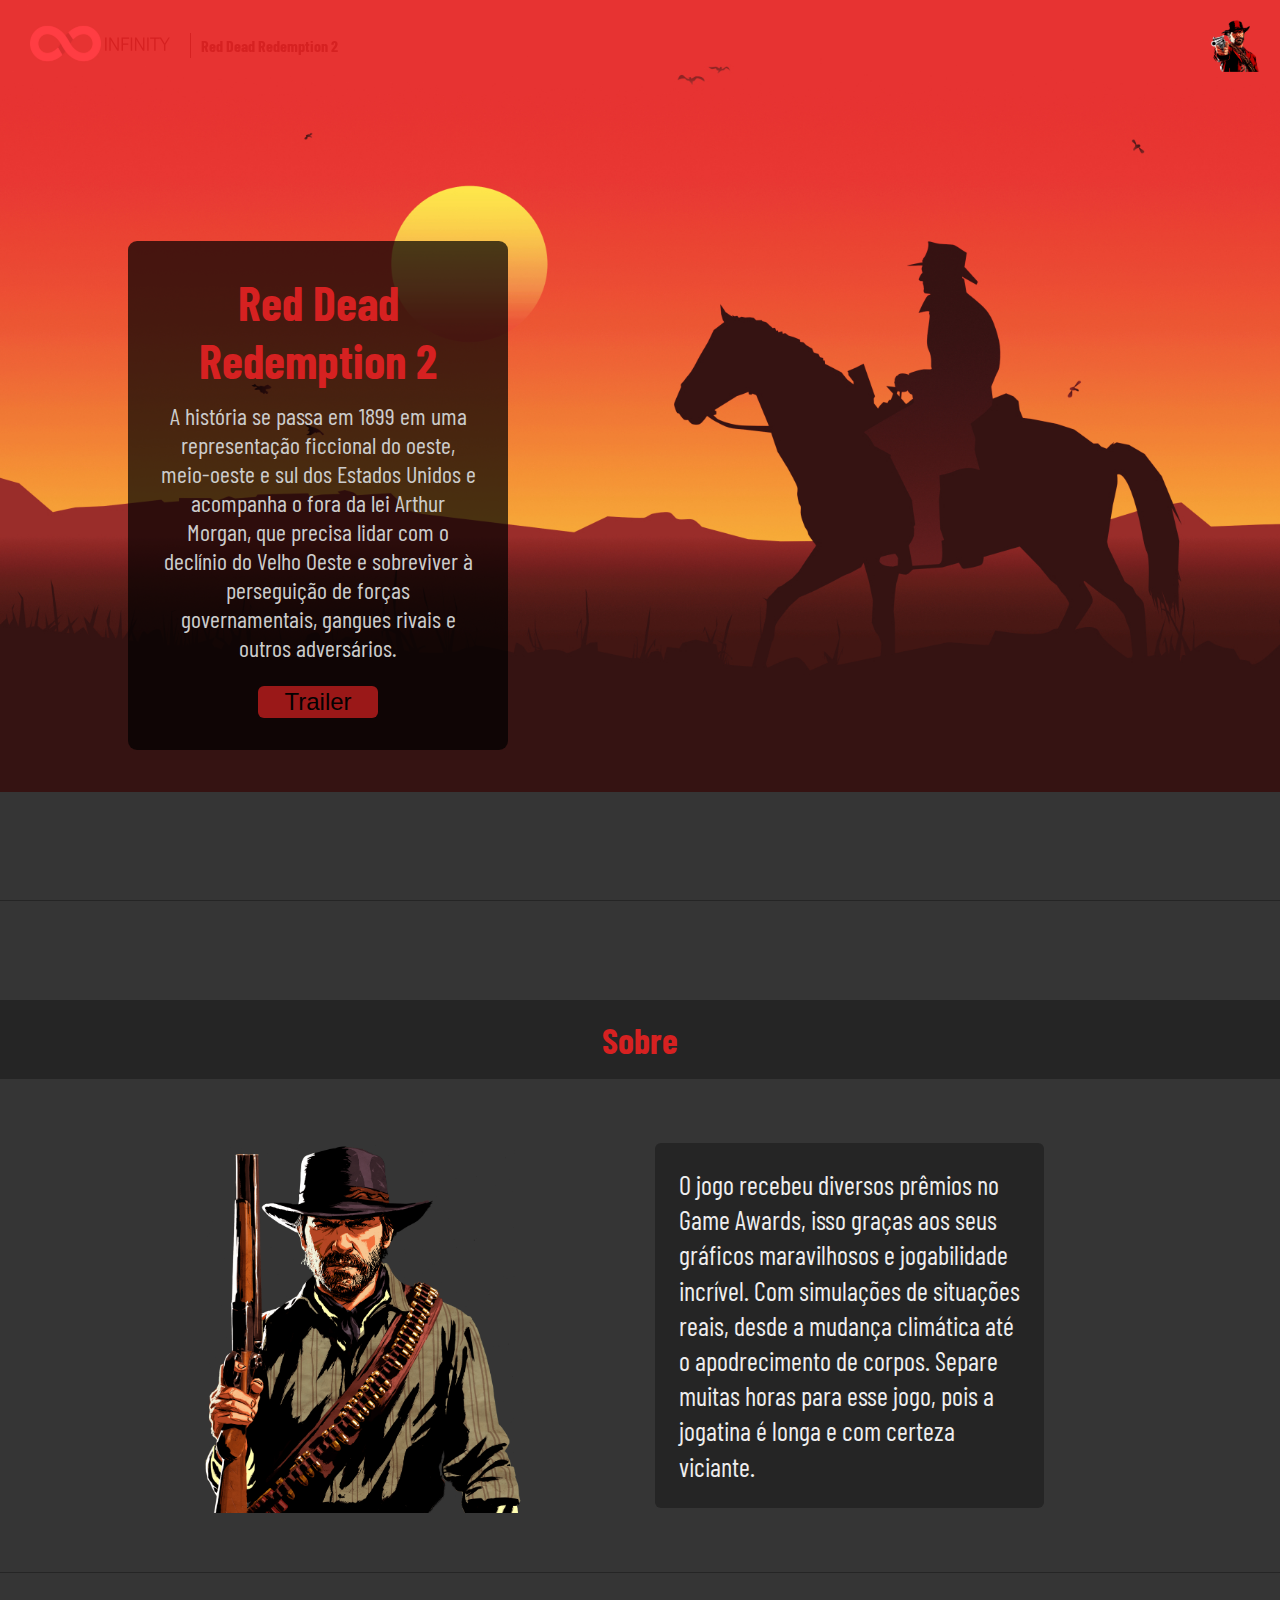
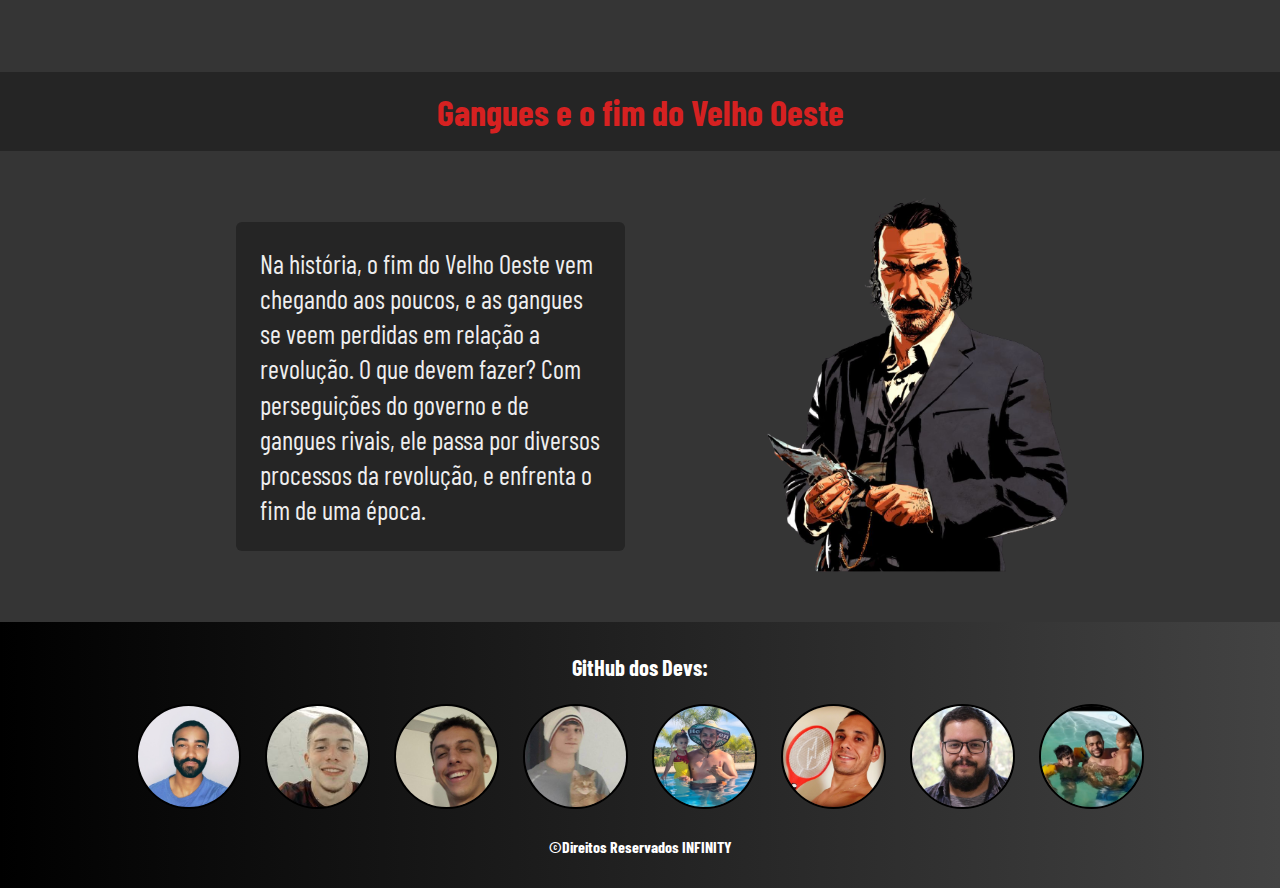
<file: jogos/rdr2.html>
<!DOCTYPE html>
<html lang="pt-br">
<head>
    <meta charset="UTF-8">
    <meta http-equiv="X-UA-Compatible" content="IE=edge">
    <meta name="viewport" content="width=device-width, initial-scale=1, maximum-scale=1, user-scalable=no">
    <title>Red Dead Redemption 2</title>
    <!-- FAVICON -->
    <link rel="shortcut icon" href="../home/img/endless (1).png" type="image/x-icon">
    <!-- CSS -->
    <link rel="stylesheet" href="./css/rdr2.css">
    <!-- FONTS -->
    <link rel="preconnect" href="https://fonts.googleapis.com">
    <link rel="preconnect" href="https://fonts.gstatic.com" crossorigin>
    <link href="https://fonts.googleapis.com/css2?family=Roboto:wght@300&display=swap" rel="stylesheet">
    <link rel="preconnect" href="https://fonts.googleapis.com">
    <link rel="preconnect" href="https://fonts.gstatic.com" crossorigin>
    <link href="https://fonts.googleapis.com/css2?family=Barlow+Condensed:wght@300&display=swap" rel="stylesheet">
</head>
<body>
    <header id="top-bar">
        <nav>
            <ul class="top_menu_nav">
                <li>
                    <a href="../home/index.html" class="item">
                        <img src="../home/img/logo.svg" alt="logo" class="logo">
                    </a>
                </li>
                <li>
                    <a href="#">
                    <p class="item game-name">Red Dead Redemption 2</p>
                    </a>
                </li>
                <li class="last_item">
                    <img src="./img/rdr2.png" alt="uncharted" class="game-reference">
                </li>
            </ul>     
        </nav>
    </header>
    <main>
        <section class="banner">
            <div class="description">
                <h1>Red Dead Redemption 2</h1>
                <p>
                    A história se passa em 1899 em uma representação ficcional do oeste, meio-oeste e sul dos Estados Unidos e acompanha o fora da lei Arthur Morgan, que precisa lidar com o declínio do Velho Oeste e sobreviver à perseguição de forças governamentais, gangues rivais e outros adversários.
                </p>
                <a target="_blank" href="https://www.youtube.com/watch?v=gmA6MrX81z4"><Button class="btn">Trailer</Button></a>
            </div>
        </section>
        <article>
            <section class='element-of-game description'>
                <h2>Red Dead Redemption 2</h2>
                <div class="content">
                    <p>
                        A história se passa em 1899 em uma representação ficcional do oeste, meio-oeste e sul dos Estados Unidos e acompanha o fora da lei Arthur Morgan, que precisa lidar com o declínio do Velho Oeste e sobreviver à perseguição de forças governamentais, gangues rivais e outros adversários.
                    </p>
                </div>
            </section>
            <hr>
            <section class='element-of-game'>
                <a href="#sobre"><h2 id="sobre">Sobre</h2></a>
                <div class="content">
                    <img src="img/rdr2-sobre1.png" alt="Personagem principal">
                    <p>
                        O jogo recebeu diversos prêmios no Game Awards, isso graças aos seus gráficos maravilhosos e jogabilidade incrível. Com simulações de situações reais, desde a mudança climática até o apodrecimento de corpos. Separe muitas horas para esse jogo, pois a jogatina é longa e com certeza viciante.
                    </p>
                </div>
            </section>
            <hr>
            <section class='element-of-game'>
                <a href="#consideracoes"><h2 id="homem2">Gangues e o fim do Velho Oeste</h2></a>
                <div class="content reverse">
                    <img src="img/rdr2-sobre2.png" alt="Homem com faca">
                    <p>
                        Na história, o fim do Velho Oeste vem chegando aos poucos, e as gangues se veem perdidas em relação a revolução. O que devem fazer? Com perseguições do governo e de gangues rivais, ele passa por diversos processos da revolução, e enfrenta o fim de uma época.
                    </p>
                </div>
            </section>
        </article>
    </main>
     <!-- FOOTER -->
     <footer class="footer">
        <h3>GitHub dos Devs:</h3>
        
        <div id="contatos" class="footer-img">
            <a href="https://github.com/aloisiot" target="_blank"><img class="img-perfil" src="../home/img-devs/aloisio.png" alt="githubAloisio"></a>
            <a href="https://github.com/ramondfalcao" target="_blank"><img class="img-perfil" src="../home/img-devs/ramond.jpg" alt="githubRamond"></a>
            <a href="https://github.com/HenriqueC4" target="_blank" ><img class="img-perfil" src="../home/img-devs/hcesar" alt="githubHCesar"></a>
            <a href="https://github.com/Zique02" target="_blank" ><img class="img-perfil" src="../home/img-devs/htorres.png" alt="githubHTorres"></a>
            <a href="https://github.com/carlosferreirab25" target="_blank" ><img class="img-perfil" src="../home/img-devs/carlos.png" alt="githubCarlos"></a>
            <a href="https://github.com/MuriloMuca" target="_blank" ><img class="img-perfil" src="../home/img-devs/murilo.png" alt="githubMurilo"></a>
            <a href="https://github.com/diegodomcal" target="_blank" ><img class="img-perfil" src="../home/img-devs/diego.png" alt="githubDiego"></a>
            <a href="https://github.com/Alexandre-digital" target="_blank" ><img class="img-perfil" src="../home/img-devs/alexandre.png" alt="githubAlexandre"></a>
        </div>
        <h5>©Direitos Reservados INFINITY</h5>
    </footer>
    <script src="../js/background-top-bar.js"></script>
</body>
</html>
</file>
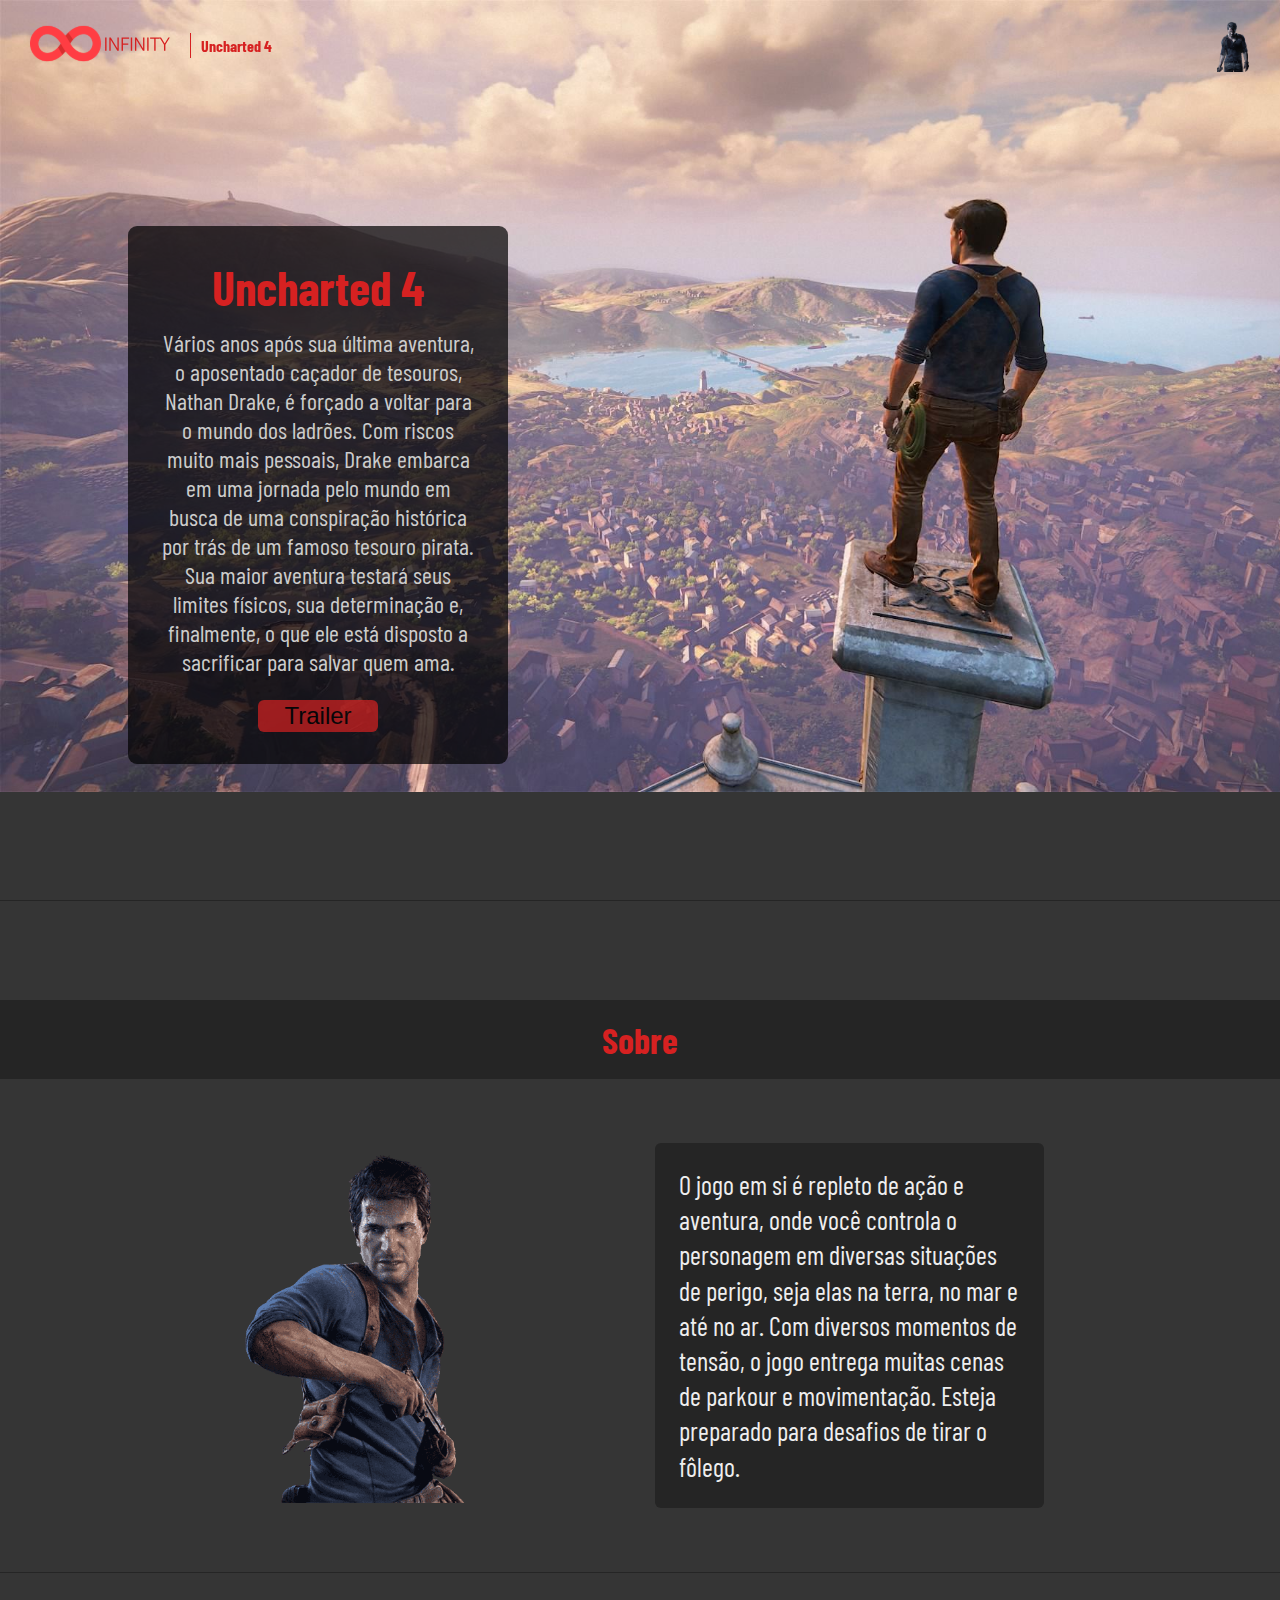
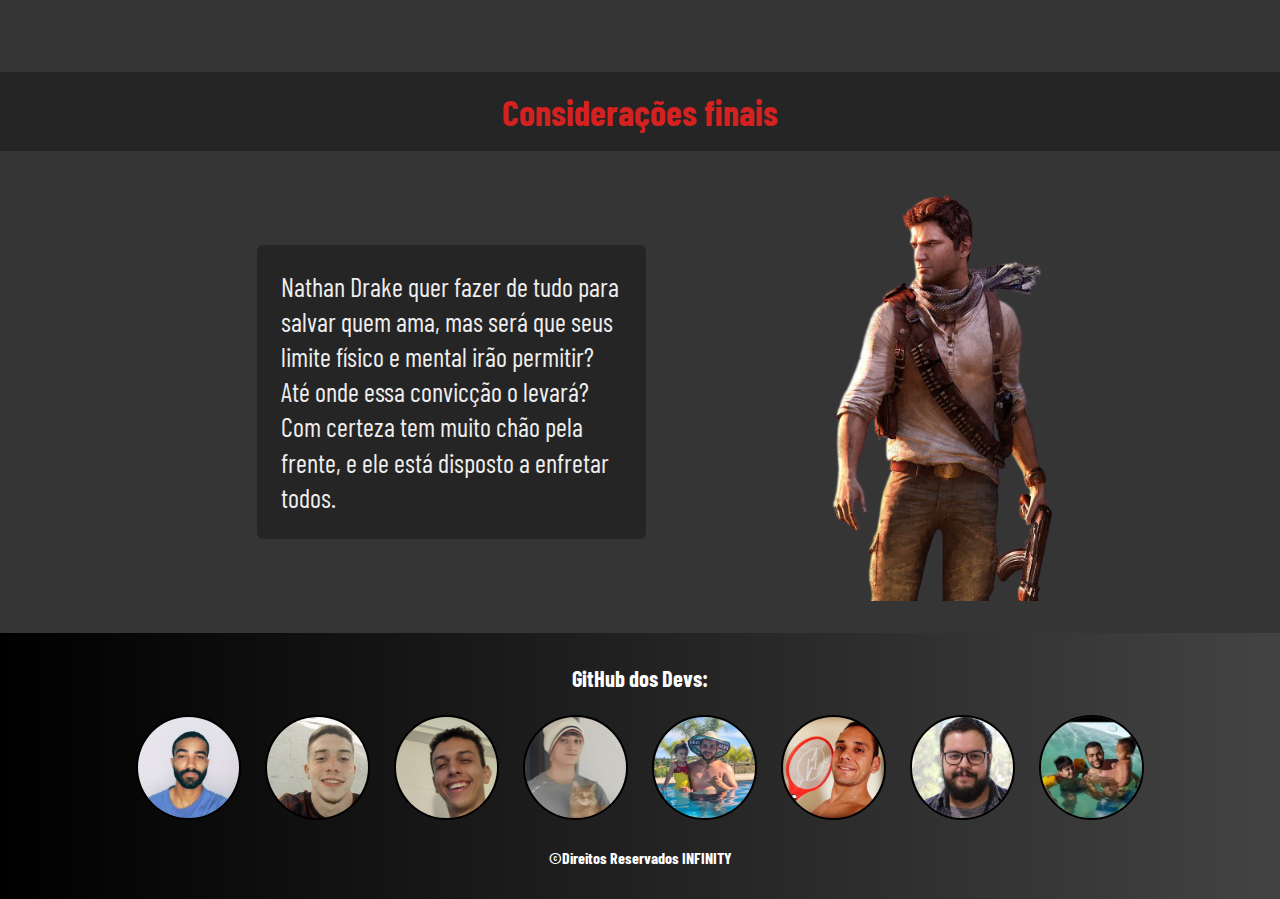
<file: jogos/uncharted4.html>
<!DOCTYPE html>
<html lang="pt-br">
<head>
    <meta charset="UTF-8">
    <meta http-equiv="X-UA-Compatible" content="IE=edge">
    <meta name="viewport" content="width=device-width, initial-scale=1, maximum-scale=1, user-scalable=no">
    <title>Uncharted 4</title>
    <!-- FAVICON -->
    <link rel="shortcut icon" href="../home/img/endless (1).png" type="image/x-icon">
    <!-- CSS -->
    <link rel="stylesheet" href="./css/uncharted.css">
    <!-- FONTS -->
    <link rel="preconnect" href="https://fonts.googleapis.com">
    <link rel="preconnect" href="https://fonts.gstatic.com" crossorigin>
    <link href="https://fonts.googleapis.com/css2?family=Roboto:wght@300&display=swap" rel="stylesheet">
    <link rel="preconnect" href="https://fonts.googleapis.com">
    <link rel="preconnect" href="https://fonts.gstatic.com" crossorigin>
    <link href="https://fonts.googleapis.com/css2?family=Barlow+Condensed:wght@300&display=swap" rel="stylesheet">
</head>
<body>
    <header id="top-bar">
        <nav>
            <ul class="top_menu_nav">
                <li>
                    <a href="../home/index.html" class="item">
                        <img src="../home/img/logo.svg" alt="logo" class="logo">
                    </a>
                </li>
                <li>
                    <a href="#">
                    <p class="item game-name">Uncharted 4</p>
                    </a>
                </li>
                <li class="last_item">
                    <img src="./img/uncharted.webp" alt="uncharted" class="game-reference">
                </li>
            </ul>     
        </nav>
    </header>
    <main>
        <section class="banner">
            <div class="description">
                <h1>Uncharted 4</h1>
                <p>
                    Vários anos após sua última aventura, o aposentado caçador de tesouros, Nathan Drake, é forçado a voltar para o mundo dos ladrões. Com riscos muito mais pessoais, Drake embarca em uma jornada pelo mundo em busca de uma conspiração histórica por trás de um famoso tesouro pirata. Sua maior aventura testará seus limites físicos, sua determinação e, finalmente, o que ele está disposto a sacrificar para salvar quem ama.
                </p>
                <a target="_blank" href="https://www.youtube.com/watch?v=y1Rx-Bbht5E"><Button class="btn">Trailer</Button></a>
            </div>
        </section>
        <article>
            <section class='element-of-game description'>
                <h2>Uncharted 4</h2>
                <div class="content">
                    <p>
                        Vários anos após sua última aventura, o aposentado caçador de tesouros, Nathan Drake, é forçado a voltar para o mundo dos ladrões. Com riscos muito mais pessoais, Drake embarca em uma jornada pelo mundo em busca de uma conspiração histórica por trás de um famoso tesouro pirata. Sua maior aventura testará seus limites físicos, sua determinação e, finalmente, o que ele está disposto a sacrificar para salvar quem ama.
                    </p>
                </div>
            </section>
            <hr>
            <section class='element-of-game'>
                <a href="#sobre"><h2 id="sobre">Sobre</h2></a>
                <div class="content">
                    <img src="img/uncharted1.png" alt="nathan drake">
                    <p>
                        O jogo em si é repleto de ação e aventura, onde você controla o personagem em diversas situações de perigo, seja elas na terra, no mar e até no ar. Com diversos momentos de tensão, o jogo entrega muitas cenas de parkour e movimentação. Esteja preparado para desafios de tirar o fôlego.
                    </p>
                </div>
            </section>
            <hr>
            <section class='element-of-game'>
                <a href="#classes"><h2 id="tatuagens-do-personagem">Considerações finais</h2></a>
                <div class="content reverse">
                    <img src="img/uncharted2.png" alt="Segunda parte do conteúdo">
                    <p>
                    Nathan Drake quer fazer de tudo para salvar quem ama, mas será que seus limite físico e mental irão permitir? Até onde essa convicção o levará? Com certeza tem muito chão pela frente, e ele está disposto a enfretar todos.    
                    </p>
                </div>
            </section>
        </article>
    </main>
     <!-- FOOTER -->
     <footer class="footer">
        <h3>GitHub dos Devs:</h3>
        
        <div id="contatos" class="footer-img">
            <a href="https://github.com/aloisiot" target="_blank"><img class="img-perfil" src="../home/img-devs/aloisio.png" alt="githubAloisio"></a>
            <a href="https://github.com/ramondfalcao" target="_blank"><img class="img-perfil" src="../home/img-devs/ramond.jpg" alt="githubRamond"></a>
            <a href="https://github.com/HenriqueC4" target="_blank" ><img class="img-perfil" src="../home/img-devs/hcesar" alt="githubHCesar"></a>
            <a href="https://github.com/Zique02" target="_blank" ><img class="img-perfil" src="../home/img-devs/htorres.png" alt="githubHTorres"></a>
            <a href="https://github.com/carlosferreirab25" target="_blank" ><img class="img-perfil" src="../home/img-devs/carlos.png" alt="githubCarlos"></a>
            <a href="https://github.com/MuriloMuca" target="_blank" ><img class="img-perfil" src="../home/img-devs/murilo.png" alt="githubMurilo"></a>
            <a href="https://github.com/diegodomcal" target="_blank" ><img class="img-perfil" src="../home/img-devs/diego.png" alt="githubDiego"></a>
            <a href="https://github.com/Alexandre-digital" target="_blank" ><img class="img-perfil" src="../home/img-devs/alexandre.png" alt="githubAlexandre"></a>
        </div>
        <h5>©Direitos Reservados INFINITY</h5>
    </footer>
    <script src="../js/background-top-bar.js"></script>
</body>
</html>
</file>
<file: formulario_inscricao/css/style.css>
*{
    margin: 0;
    padding: 0;
    box-sizing: border-box;
    text-decoration: none;
    scroll-behavior: smooth;
    font-family: 'Barlow Condensed', sans-serif;
    --default-font-size: 1.5rem;
    --default-color: #D62121;
}

header
{
    height: 90px;
    position: fixed;
    z-index: 10;
    width: 100vw;
    background-color: #2e3033 ;
}

header nav
{
    height: 100%;
}

header .top_menu_nav
{
    display: flex;
    align-items: center;
    height: 100%;
    padding: 0 20px;
    list-style: none;
    width: 100%;
}

.top_menu_nav .item
{
    margin: 0 10px;
}

header .logo
{
    width: 140px;
}

.top_menu_nav .item.game-name
{
    padding: 3px 10px;
    border-left: 1px solid var(--default-color);
    color: var(--default-color);
    font-weight: bolder; 
}

body{
    font-family:'Barlow Condensed', sans-serif;
    background-color: white;
    background-image: url('../img/grey-bg.jpg');


}

h1{
    color: #fa4454 ;
    margin-bottom: 20px;
}

.formulario{
    background-color:#2e3033;
    display: inline-block;
    margin-top:  120px;
    padding: 1.5%;
    max-width: 80%;
    margin-left: 5% ;
    text-align: center;
    border-radius: 6px;   
}

.formulario label{
    display: block;
    color: whitesmoke;
    margin-top: 10px;
    font-size: 20px;
    text-align: left;
    

}

.inputbox{
    border:none;
    border-bottom: #fa4454 1px solid;
    font-size: 20px;
    outline: none;
    width: 90%;
    padding:10px 0px;
    background-color: #2e3033;
    color:white;
    border-radius: 3px;
    transition: 0.4s ease-in-out;
}

#nascimento>input{
    border: none;
    border:none;
    border-bottom: #fa4454 1px solid;
    font-size: 20px;
    outline: none;
    width: 90%;
    padding:10px 0px;
    background-color: #2e3033;
    color:white;
    border-radius: 3px;
    transition: 0.4s ease-in-out;
}

#confirmacao>input{
    position: relative;
    display: block;
    bottom: 0;
    bottom: -26px;
    right: -27px;
}

#confirmacao>label{
    align-items: center;
    font-size: 15px;
    text-align: center;
    top: 10;
    padding:0;
}

/* BOTÕES */

.btn{
    background: #fa4454;
    border: none;
    color: white;
    margin: 15px 5px;
    font-size: 15px;
    font-weight: bolder;
    padding: 10px;
    border-radius: 3px;
    transition: 0.4s ease-in-out;
}

.texto{
    color: #fa4454;
    font-size: 35px;  
    margin-top: -25%;
    margin-left: 40%;
}

a{
    text-decoration: none;
    color: whitesmoke;
    transition: 0.4s ease-in-out;
}
</file>
<file: formulario_inscricao/css/hover.css>
.inputbox:hover{
    background-color: #fa4454;
}

#nascimento>input:hover{
    background-color: #fa4454;
}

.btn:hover{
    background-color: whitesmoke;
    color: #fa4454;
}

a:hover{
    color: #fa4454;
}
</file>
<file: formulario_inscricao/css/responsive.css>
@media (min-width: 360px){
    .formulario{
        margin-top: 120px;
        margin-left: 10%;
    }
    .texto{
        opacity: 0;
    }

}

@media (min-width: 768px){
    .formulario{
        margin-top: 120px;
        margin-left: 10%;
    }
    .texto{
        opacity: 100;
        margin-top: -400px;
        margin-left: 420px;
    }

}

@media (min-width: 1080px){
    .formulario{
        margin-top: 120px;
        margin-left: 10%;
    }
    .texto{
        opacity: 100;
        margin-top: -400px;
        margin-left: 480px;
    }

}

@media (min-width: 1440px){
    .formulario{
        margin-top: 120px;
        margin-left: 10%;
    }
    .texto{
        opacity: 100;
        margin-top: -400px;
        margin-left: 500px;
    }

}

@media (min-width: 1600px){
    .formulario{
        margin-top: 120px;
        margin-left: 10%;
    }
    .texto{
        opacity: 100;
        margin-top: -400px;
        margin-left: 550px;
    }

}
</file>
<file: home/css/hover.css>
.menu a:hover{
    color: white;
    font-weight: bold;
    transform: scale(1.1);
    background: 200px;
}
/* menu de categorias */
.menu li:hover ul{
    display: block;
    border-radius: 5px;
}

#toggle-screen ul li:hover ul{
    display: flex;
    border-radius: 5px;
}
/* ------------------ */


.menu-right:hover{
    transform: scale(1.1);
    transition: 0.5s;
    
}

.login:hover{
    color: whitesmoke;
    box-shadow: 5px 2px 2px black; 
}

.card-jogo > img:hover{
    box-shadow: 5px 5px 10px rgb(255, 0, 0,0.4);
    transform: scale(1.1);
    opacity: 0.9;
}

.btn:hover{
    box-shadow: 7px 3px 3px black;
    transform: scale(1.1);
    color: whitesmoke;
}

.inscreva:hover{
    box-shadow: 7px 3px 3px black;
    transform: scale(1.1);
    color: whitesmoke;
}


.img-perfil:hover{
    transform: scale(1.1);
    box-shadow: 0 0 1em black
    
}
</file>
<file: home/css/styles.css>
/* Importação de folha de estilo com animações */
@import url(../../css/animate.css);
@import url(./responsive.css);

*{
    margin: 0;
    padding: 0;
    box-sizing: border-box;
    scroll-behavior: smooth;
}

body{
    font-family: 'Barlow Condensed', sans-serif;
    background-color: #202020;
    color: #ccc;
}

/* Inicio da estilizaçao para lista suspensa do menu 'hamburguer' */
#toggle-screen{
    position: fixed;
    z-index: 100;
    display: none;
    align-items: center;
    justify-content: center;
    height: 100%;
    width: 100%;
    background-color: rgba(0,0,0,0.7);
    animation: fadeIn 0.5s ease-out both;
}

#toggle-screen ul{
    width: 90%;
    height: 70%;
    background-color: #fff;
    list-style: none;
    display: flex;
    flex-direction: column;
    justify-content: space-around;
    align-items: center;
    padding: 10px;
    padding-bottom: 30px;
    color: #D62121;
    background-color: rgba(0, 0, 0, 0.9);
    border-radius: 12px;
    font-size: 2.3rem;
    animation: scaleOutIn 0.5s ease-out both;
}

#toggle-screen ul #close{
    /* margin-top: -24px;
    margin-right: -24px; */
    padding: none;
    margin: none;
    right: 12px;
    border: none;
}

#toggle-screen ul li a{
    text-decoration: none;
    color: #D62121;
}

#toggle-screen li#close{
    margin: 0;
    padding: 0;
}

#toggle-screen #close{
    align-self: flex-end;
}

#toggle-screen #close img{
    width: 52px;
}

#toggle-screen li.login-in-menu button{
    margin: 0;
}

#toggle-screen ul li ul{
    position: absolute;
    background-color: rgb(24, 23, 23);
    display: none;
    padding: 14px;
    font-weight: bold;
    height: 150px;
    width: 150px;
    align-items: center;
    flex-direction: column;
}

#toggle-screen ul li ul a{
    color: #D62121;
}

#toggle-screen ul li.categorias{
    display: flex;
    align-items: center;
}

/* Fim da estilizaçao para lista suspensa do menu 'hamburguer' */

header{
    display: flex;
    position: fixed;
    width: 100vw;
    top: 0;
    justify-content: space-between;
    align-items: center;
    padding: 10px;
    z-index: 10;
    flex-wrap: wrap;
    transition: background-color 1s;
}

.logo{
    width: 140px;
}
.menu-r{
    display: none;
}
.menu{
    display: flex;
    align-items: center;
    list-style: none;
}
.menu li{
    position: relative;
    float: left;
    list-style: none;
}

.menu li a{
    color: #D62121;
    margin-left: 25px;
    padding: 1px;
    padding-left: 6px;
    list-style: none;
    font-weight: bolder;
    border-left: 1px solid #D62121;
    text-decoration: none;
}

.categorias{
    display: flex;
}

.categorias img{
    height: 24px;
    margin-left: 6px;
    margin-bottom: -7px;
    border: 1px solid #D62121;
    border-radius: 100%;
    padding: 3px;
}

/* BUTTON LOGIN  */
.login{
    background: #F00000;  
    background: -webkit-linear-gradient(to right, #DC281E, #F00000);  
    background: linear-gradient(to right, #DC281E, #F00000);
    padding: 10px 30px;
    margin-right: 30px;
    border-radius: 5px;
    border: 0;
    color: black;
    font-family: 'Barlow Condensed', sans-serif;
    font-weight: bold;
    font-size: 20px;
    transition: 0.5s;
}
.menu-right{
    transition: 0.5s;
}

/* Botão menu hamburguer */
button.btn-toggle{
    background: none;
    border: none;
    outline: none;
}

button.btn-toggle img{
    height: 48px;
}

/* CATEGORIAS */
.menu li ul{
    position: absolute;
    top: 19px;
    background-color: rgb(24, 23, 23);
    display: none;
    padding: 5px 0px;
    font-weight: bold;
}

.menu li ul li{
    display: block;
    width: 110px;
}

/* FIM HEADER */



/* BANNER */
.banner{
    background-image: url('../img/banner.jpg');
    display: flex;
    justify-content: center;
    align-items: center;
    flex-direction: column;
    width: 100%;
    height: 100vh;
    color: white;
    background-repeat: no-repeat;
    background-attachment: fixed;
    background-size: cover;
}

.banner h1{
    font-size: 72px; 
    color: #D62121;
}
.banner p{
    font-size: 42px;
    font-weight: bold; 
    color: black;
    background-color: rgba(255, 255, 255, 0.342);
    padding: 5px 10px;
    border-radius: 5%;
    
}

.banner a{
    text-decoration: none;
    color: whitesmoke;
}    

.inscreva{
    margin-top: 20px;
    width: 15%;
    padding: 10px;
    background-color: #D62121;
    border: 0;
    border-radius: 10px;
    font-weight: bold;
    font-size: 24px;
    font-family: 'Barlow Condensed', sans-serif;
    transition: 0.4s;
}

.img-banner{
    width: 10%;
}

/* FIM DO BANNER */
main h2{
    font-style: italic;
    text-decoration: underline;
}

h2#jogos-aventura.genero, h2#jogos-acao.genero{
    margin-top: 60px;
}

main h4{
    margin-top: 24px;
}

/* GRID */

.genero{
    text-align: center;
    margin-top: 20px;
    font-size: 40px;
}


.card-grid{
    margin-top: 60px;
    display: grid;
    grid-template-columns: repeat(3, 1fr);
    grid-gap: 25px;
    text-align: center;
}

.card-jogo img{
    height: 350px;
    width: 70%;
    border-radius: 10px;
    object-fit: cover;
    border: 1px solid black;
    transition: all 0.3s ease-in-out;
}

hr {
    margin-top: 60px;
    width: 100%;
    height: 1px;
    border: 0px;
    border-top: 2px solid #151515;
    background-color: #252525;
}

.card-jogo h4{
    font-size: 35px;
}

.btn{
    margin-top: 30px;
    margin-bottom: 10px;
    padding: 10px 80px;
    font-weight: bold;
    font-size: 20px;
    border-radius: 9px;
    transition: 0.4s;
    border: none;
    /* background-color: #D62121; */
    font-family:  'Barlow Condensed', sans-serif;
    background: #F00000;  
    background: -webkit-linear-gradient(to right, #DC281E, #F00000);  
    background: linear-gradient(to right, #DC281E, #F00000);
   
}
/* FOOTER */
footer{
    font-size:1.2rem;
    display: flex;
    flex-direction: column;
    justify-content: space-between;
    padding: 20px;
    margin-top: 30px;
    align-items: center;
    flex-wrap: wrap;
    color: whitesmoke;
    background: #000000;  /* fallback for old browsers */
    background: -webkit-linear-gradient(to left, #434343, #000000);  /* Chrome 10-25, Safari 5.1-6 */
    background: linear-gradient(to left, #434343, #000000)
}

footer h3, h5{
    color: white;
    margin: 12px 0;
}

footer #contatos{
    display: flex;
    flex-wrap: wrap;
    justify-content: space-around;
}

.img-perfil{
    width: 105px;
    margin: 12px;
    border-radius: 50%;
    transition: 0.5s;
    border: 2px solid black;
}
@media (max-width: 689px){
    .card-grid{
        grid-template-columns: repeat(1, 1fr);
    }
    .inscreva{
        margin-top: 20px;
        width: 30%;
    }
    .img-banner{
        background-size: cover;
        
    }
    
}

@media (min-width: 690px) and (max-width: 1045px){
    .card-grid{
        grid-template-columns: repeat(2, 1fr);
    }
}
</file>
<file: jogos/css/ds3.css>
@import url(jogos.css);
@import url(../../css/animate.css);
@import url(./hover.css);
@import url(./responsive.css);


body{
    background-color: #353535;
}

.banner{
    background-image: url('../img/banner-ds3.jpg');
}


@media (max-width: 840px){
    .banner{
        background-image: url(../img/ds3-responsive.jpg);
    }
}
</file>
<file: jogos/css/GodOfWar.css>
@import url(jogos.css);
@import url(../../css/animate.css);
@import url(./hover.css);
@import url(./responsive.css);

.banner{
    background-image: url(../img/gow-bg.webp);
}

@media (max-width: 840px){
    .banner{
        background-image: url(../img/kratos.jpg);
    }
}
</file>
<file: jogos/css/mortKomb.css>
@import url(jogos.css);
@import url(../../css/animate.css);
@import url(./hover.css);
@import url(./responsive.css);

body{
    background-color: #353535;
}

.banner{
    background-image: url('../img/mortKombgif.gif');
}
</file>
<file: jogos/css/rdr2.css>
@import url(jogos.css);
@import url(../../css/animate.css);
@import url(./hover.css);
@import url(./responsive.css);

body{
    background-color: #353535;
}

.banner{
    background-image: url('../img/rdr2-banner.jpg');
}

@media (max-width: 840px){
    .banner{
        background-image: url(../img/rd-mobile.jpg);
    }
}
</file>
<file: jogos/css/uncharted.css>
@import url(jogos.css);
@import url(../../css/animate.css);
@import url(./hover.css);
@import url(./responsive.css);


body{
    background-color: #353535;
}

.banner{
    background-image: url('../img/uncharted-banner.jpg');
}

@media (max-width: 840px){
    .banner{
        background-image: url(../img/unsharted-mobile.jpg);
    }
}
</file>
